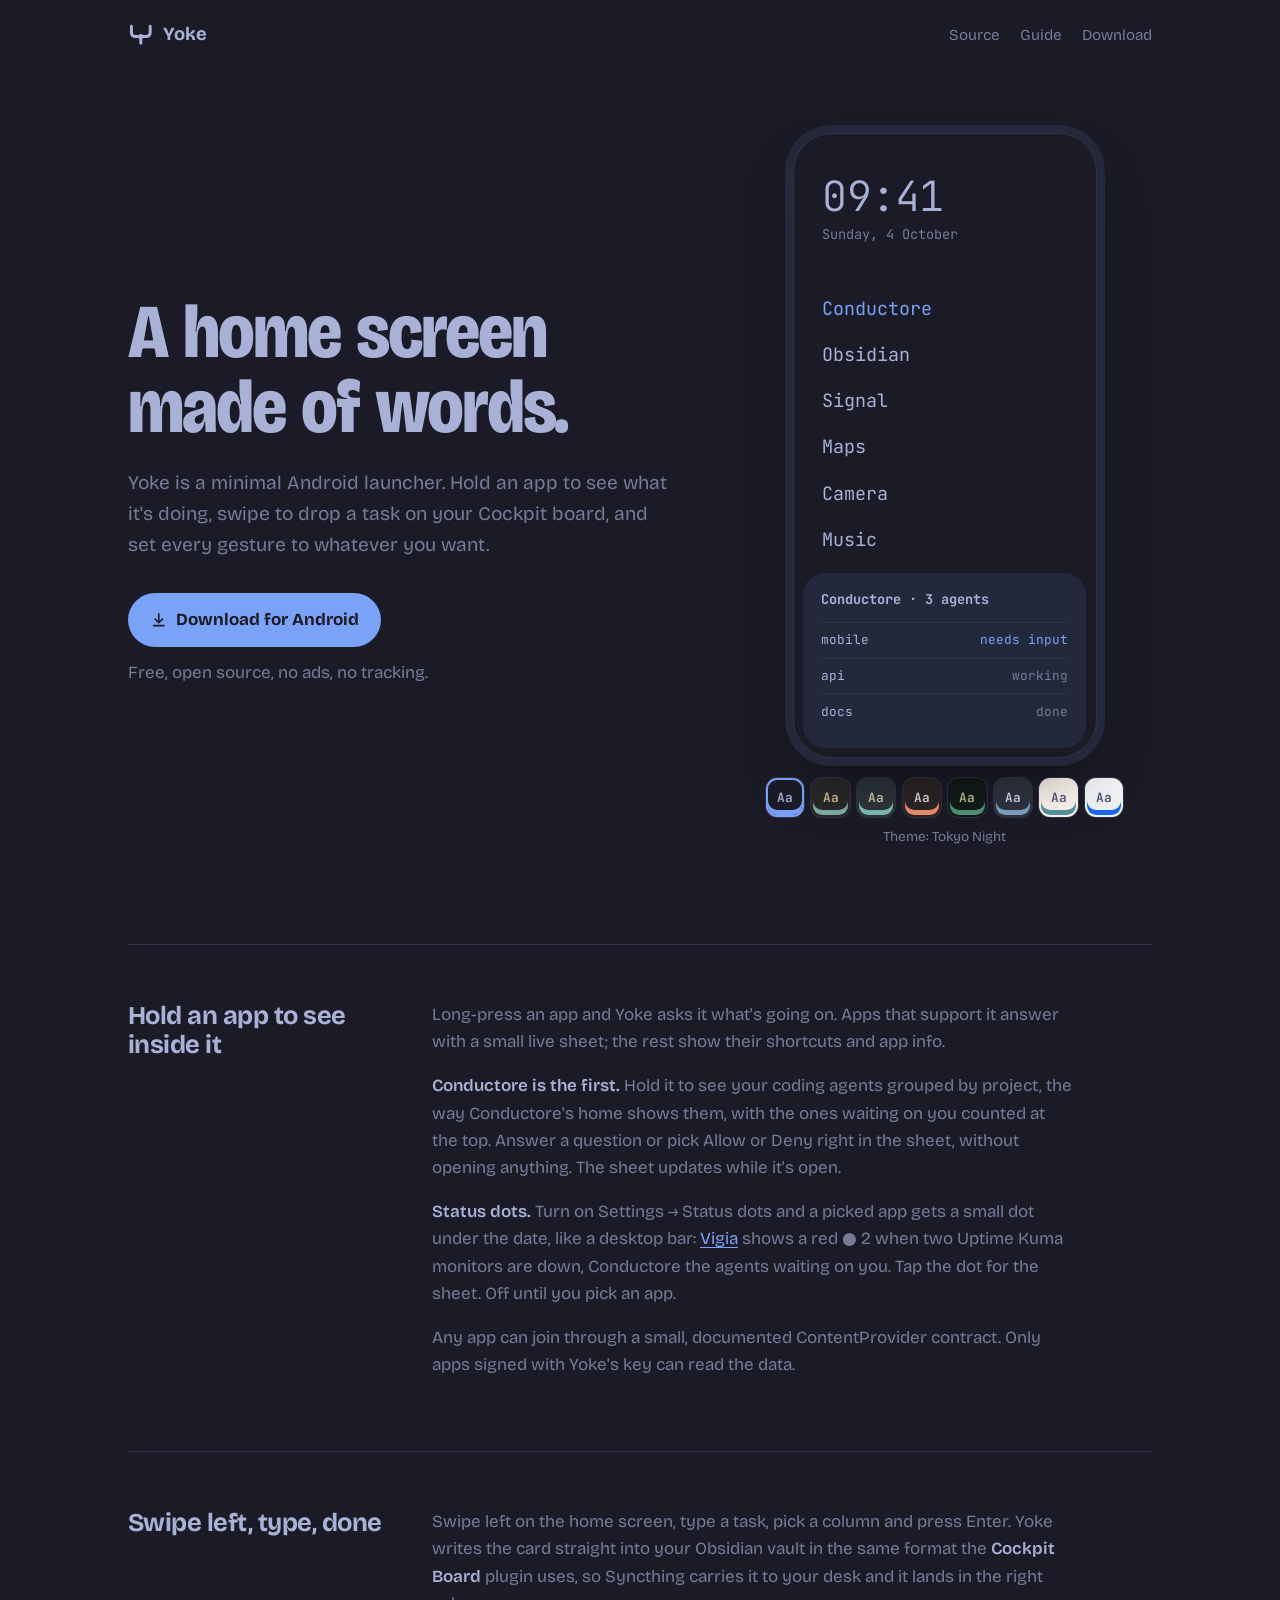
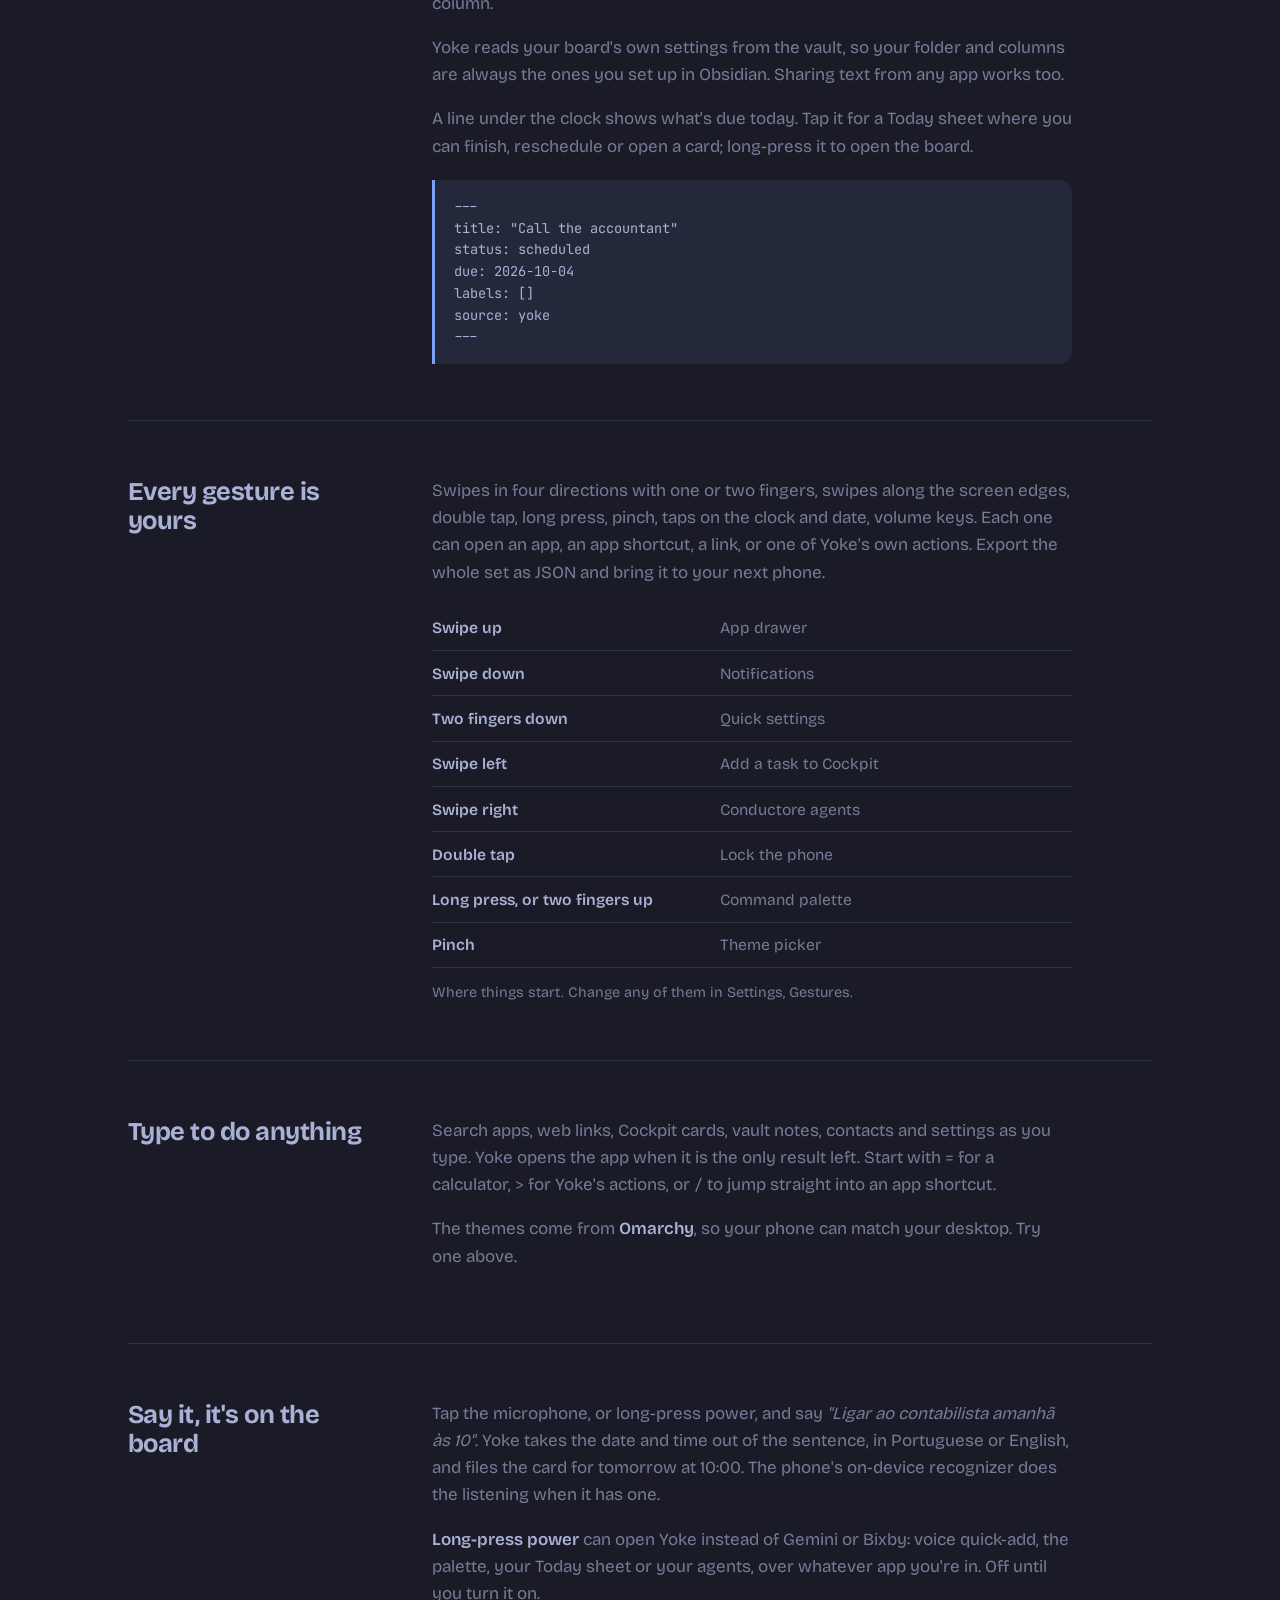
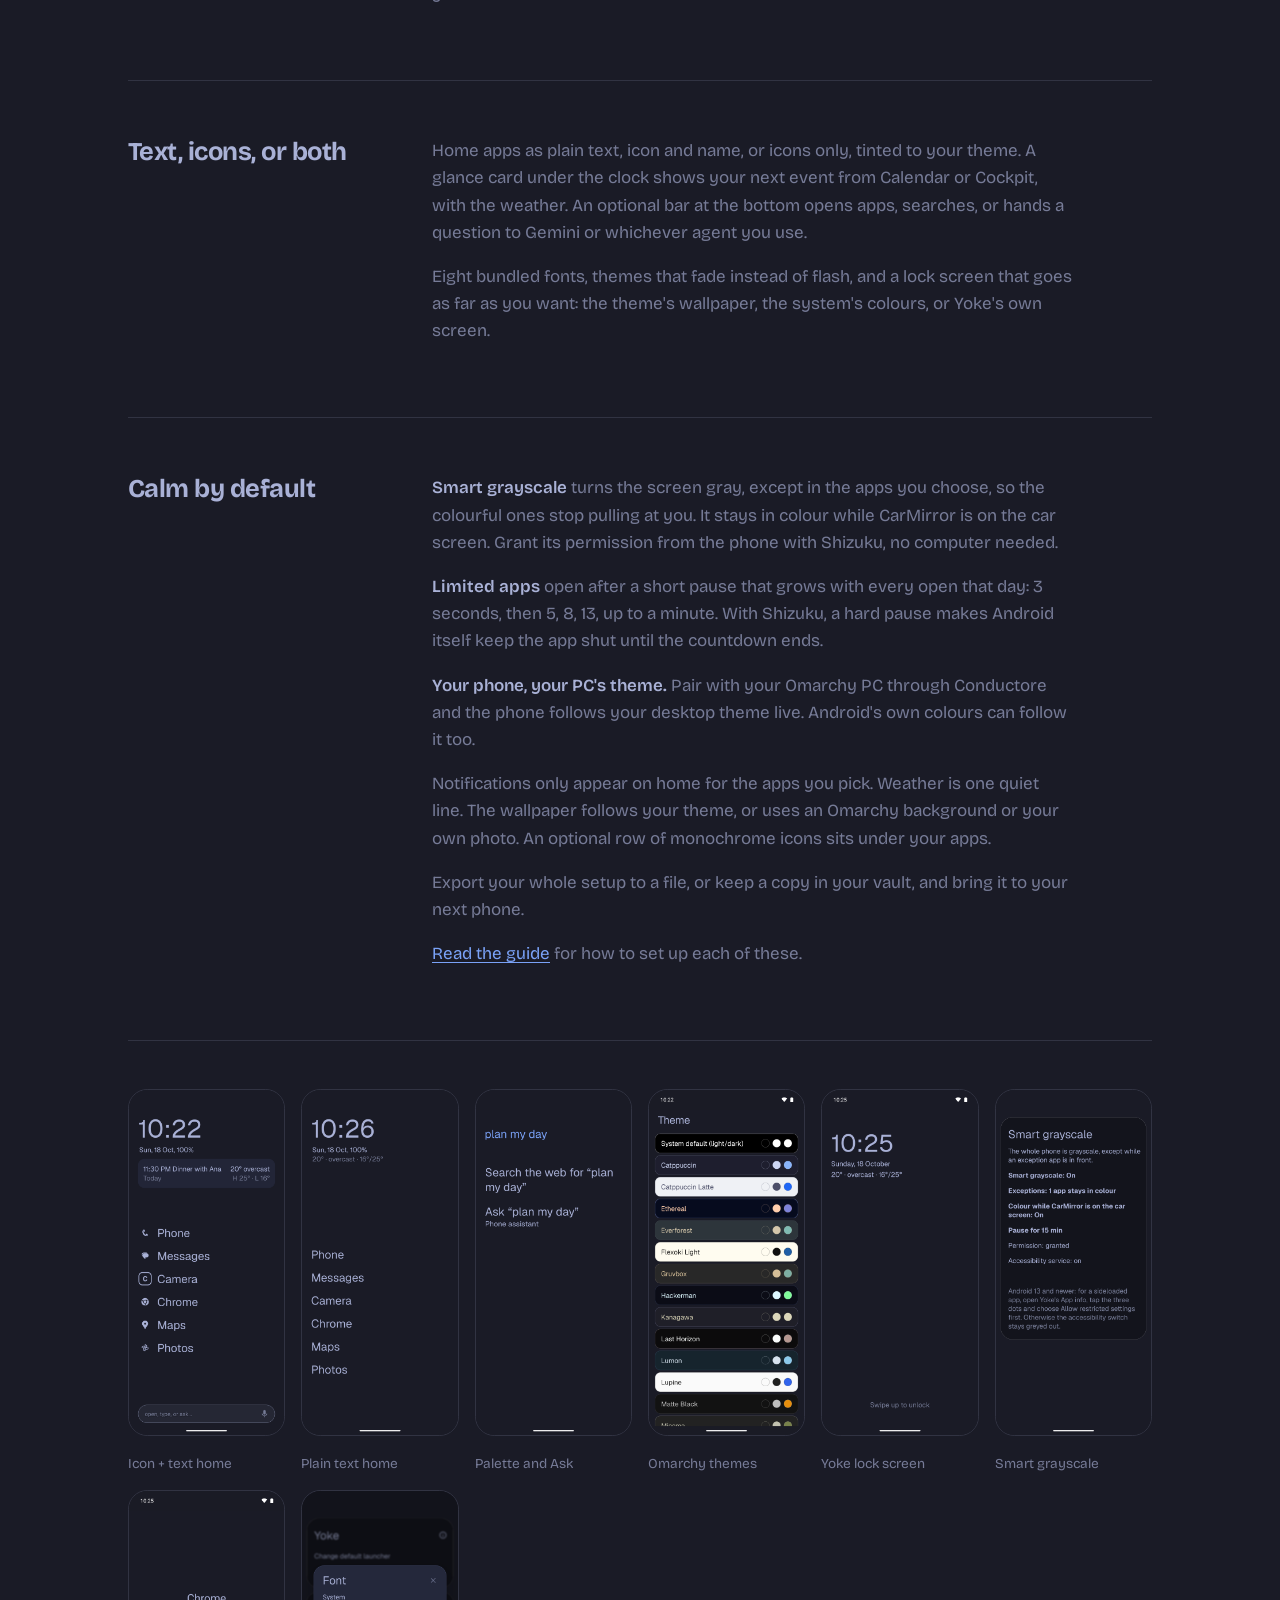
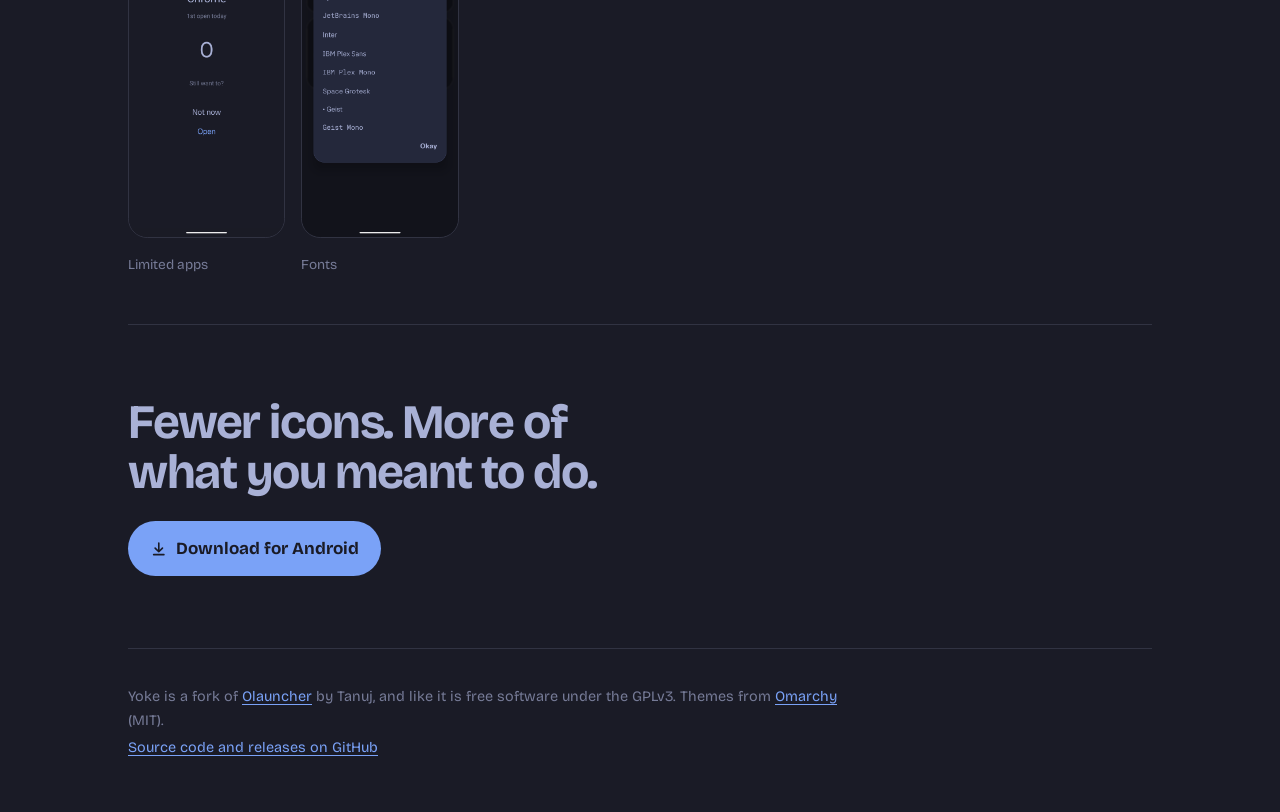
<file: site/index.html>
<!doctype html>
<html lang="en">
<head>
  <meta charset="utf-8">
  <meta name="viewport" content="width=device-width, initial-scale=1">
  <title>Yoke launcher</title>
  <meta name="description" content="Yoke is a minimal, text-only Android launcher. Hold an app to see what it is doing, add tasks to your Obsidian Cockpit board by voice or a swipe, keep the phone in grayscale, slow down the apps that pull at you, and match your Omarchy desktop.">
  <link rel="icon" href="icon.svg" type="image/svg+xml">
  <link rel="preconnect" href="https://fonts.googleapis.com">
  <link rel="preconnect" href="https://fonts.gstatic.com" crossorigin>
  <link href="https://fonts.googleapis.com/css2?family=Bricolage+Grotesque:opsz,wdth,wght@12..96,75..100,300..800&family=JetBrains+Mono:wght@300;400;600&display=swap" rel="stylesheet">
  <link rel="stylesheet" href="style.css?v=5">
</head>
<body>
  <div class="wrap">
    <header class="top">
      <a class="brand" href="/">
        <svg viewBox="0 0 32 32" aria-hidden="true"><use href="icon.svg#glyph"/></svg>
        Yoke
      </a>
      <nav>
        <a href="https://github.com/andreconde21/yoke-launcher">Source</a>
        <a href="/guide">Guide</a>
        <a href="/download">Download</a>
      </nav>
    </header>

    <main>
      <div class="hero">
        <div>
          <h1>A home screen made of words.</h1>
          <p class="lede">Yoke is a minimal Android launcher. Hold an app to see what it's doing, swipe to drop a task on your Cockpit board, and set every gesture to whatever you want.</p>
          <div class="actions">
            <a class="button" href="/download">
              <svg viewBox="0 0 24 24" fill="none" stroke="currentColor" stroke-width="2.2" stroke-linecap="round" stroke-linejoin="round" aria-hidden="true"><path d="M12 4v12m0 0-5-5m5 5 5-5M5 20h14"/></svg>
              Download for Android
            </a>
            <span class="quiet">Free, open source, no ads, no tracking.</span>
          </div>
        </div>

        <div class="stage">
          <div class="phone" aria-label="Yoke home screen, with the Conductore app held to show its agents">
            <div class="clock">09:41</div>
            <div class="date">Sunday, 4 October</div>
            <ul>
              <li id="held-app">Conductore</li>
              <li>Obsidian</li>
              <li>Signal</li>
              <li>Maps</li>
              <li>Camera</li>
              <li>Music</li>
            </ul>
            <div class="sheet" id="sheet" aria-hidden="true">
              <h3>Conductore · 3 agents</h3>
              <div class="agent urgent"><span>mobile</span><span>needs input</span></div>
              <div class="agent"><span>api</span><span>working</span></div>
              <div class="agent"><span>docs</span><span>done</span></div>
            </div>
          </div>
          <div class="picker">
            <div id="themes" role="group" aria-label="Omarchy theme"></div>
            <p>Theme: <span id="theme-name">Tokyo Night</span></p>
          </div>
        </div>
      </div>

      <section class="feature" id="hold">
        <h2>Hold an app to see inside it</h2>
        <div class="body">
          <p>Long-press an app and Yoke asks it what's going on. Apps that support it answer with a small live sheet; the rest show their shortcuts and app info.</p>
          <p><strong>Conductore is the first.</strong> Hold it to see your coding agents grouped by project, the way Conductore's home shows them, with the ones waiting on you counted at the top. Answer a question or pick Allow or Deny right in the sheet, without opening anything. The sheet updates while it's open.</p>
          <p><strong>Status dots.</strong> Turn on Settings → Status dots and a picked app gets a small dot under the date, like a desktop bar: <a href="https://vigia.andreconde.com">Vigia</a> shows a red ● 2 when two Uptime Kuma monitors are down, Conductore the agents waiting on you. Tap the dot for the sheet. Off until you pick an app.</p>
          <p>Any app can join through a small, documented ContentProvider contract. Only apps signed with Yoke's key can read the data.</p>
        </div>
      </section>

      <section class="feature" id="cockpit">
        <h2>Swipe left, type, done</h2>
        <div class="body">
          <p>Swipe left on the home screen, type a task, pick a column and press Enter. Yoke writes the card straight into your Obsidian vault in the same format the <strong>Cockpit Board</strong> plugin uses, so Syncthing carries it to your desk and it lands in the right column.</p>
          <p>Yoke reads your board's own settings from the vault, so your folder and columns are always the ones you set up in Obsidian. Sharing text from any app works too.</p>
          <p>A line under the clock shows what's due today. Tap it for a Today sheet where you can finish, reschedule or open a card; long-press it to open the board.</p>
          <div class="card-sample" aria-label="Example card file">---
title: "Call the accountant"
status: scheduled
due: 2026-10-04
labels: []
source: yoke
---</div>
        </div>
      </section>

      <section class="feature" id="gestures">
        <h2>Every gesture is yours</h2>
        <div class="body">
          <p>Swipes in four directions with one or two fingers, swipes along the screen edges, double tap, long press, pinch, taps on the clock and date, volume keys. Each one can open an app, an app shortcut, a link, or one of Yoke's own actions. Export the whole set as JSON and bring it to your next phone.</p>
          <table class="gestures">
            <caption>Where things start. Change any of them in Settings, Gestures.</caption>
            <tbody>
              <tr><th>Swipe up</th><td>App drawer</td></tr>
              <tr><th>Swipe down</th><td>Notifications</td></tr>
              <tr><th>Two fingers down</th><td>Quick settings</td></tr>
              <tr><th>Swipe left</th><td>Add a task to Cockpit</td></tr>
              <tr><th>Swipe right</th><td>Conductore agents</td></tr>
              <tr><th>Double tap</th><td>Lock the phone</td></tr>
              <tr><th>Long press, or two fingers up</th><td>Command palette</td></tr>
              <tr><th>Pinch</th><td>Theme picker</td></tr>
            </tbody>
          </table>
        </div>
      </section>

      <section class="feature" id="palette">
        <h2>Type to do anything</h2>
        <div class="body">
          <p>Search apps, web links, Cockpit cards, vault notes, contacts and settings as you type. Yoke opens the app when it is the only result left. Start with <code>=</code> for a calculator, <code>&gt;</code> for Yoke's actions, or <code>/</code> to jump straight into an app shortcut.</p>
          <p>The themes come from <strong>Omarchy</strong>, so your phone can match your desktop. Try one above.</p>
        </div>
      </section>

      <section class="feature" id="voice">
        <h2>Say it, it's on the board</h2>
        <div class="body">
          <p>Tap the microphone, or long-press power, and say <em>"Ligar ao contabilista amanhã às 10"</em>. Yoke takes the date and time out of the sentence, in Portuguese or English, and files the card for tomorrow at 10:00. The phone's on-device recognizer does the listening when it has one.</p>
          <p><strong>Long-press power</strong> can open Yoke instead of Gemini or Bixby: voice quick-add, the palette, your Today sheet or your agents, over whatever app you're in. Off until you turn it on.</p>
        </div>
      </section>

      <section class="feature" id="look">
        <h2>Text, icons, or both</h2>
        <div class="body">
          <p>Home apps as plain text, icon and name, or icons only, tinted to your theme. A glance card under the clock shows your next event from Calendar or Cockpit, with the weather. An optional bar at the bottom opens apps, searches, or hands a question to Gemini or whichever agent you use.</p>
          <p>Eight bundled fonts, themes that fade instead of flash, and a lock screen that goes as far as you want: the theme's wallpaper, the system's colours, or Yoke's own screen.</p>
        </div>
      </section>

      <section class="feature" id="calm">
        <h2>Calm by default</h2>
        <div class="body">
          <p><strong>Smart grayscale</strong> turns the screen gray, except in the apps you choose, so the colourful ones stop pulling at you. It stays in colour while CarMirror is on the car screen. Grant its permission from the phone with Shizuku, no computer needed.</p>
          <p><strong>Limited apps</strong> open after a short pause that grows with every open that day: 3 seconds, then 5, 8, 13, up to a minute. With Shizuku, a hard pause makes Android itself keep the app shut until the countdown ends.</p>
          <p><strong>Your phone, your PC's theme.</strong> Pair with your Omarchy PC through Conductore and the phone follows your desktop theme live. Android's own colours can follow it too.</p>
          <p>Notifications only appear on home for the apps you pick. Weather is one quiet line. The wallpaper follows your theme, or uses an Omarchy background or your own photo. An optional row of monochrome icons sits under your apps.</p>
          <p>Export your whole setup to a file, or keep a copy in your vault, and bring it to your next phone.</p>
          <p><a href="/guide">Read the guide</a> for how to set up each of these.</p>
        </div>
      </section>

      <section class="gallery" aria-label="Screenshots">
        <figure><img src="shots/home.png" alt="Home with icons, glance card and bottom bar" width="1080" height="2400" loading="lazy"><figcaption>Icon + text home</figcaption></figure>
        <figure><img src="shots/home-text.png" alt="Home in the plain text style" width="1080" height="2400" loading="lazy"><figcaption>Plain text home</figcaption></figure>
        <figure><img src="shots/palette.png" alt="The palette offering Ask" width="1080" height="2400" loading="lazy"><figcaption>Palette and Ask</figcaption></figure>
        <figure><img src="shots/themes.png" alt="The theme picker" width="1080" height="2400" loading="lazy"><figcaption>Omarchy themes</figcaption></figure>
        <figure><img src="shots/lock.png" alt="The Yoke lock screen" width="1080" height="2400" loading="lazy"><figcaption>Yoke lock screen</figcaption></figure>
        <figure><img src="shots/grayscale.png" alt="Smart grayscale" width="1080" height="2400" loading="lazy"><figcaption>Smart grayscale</figcaption></figure>
        <figure><img src="shots/pause.png" alt="The pause before a limited app" width="1080" height="2400" loading="lazy"><figcaption>Limited apps</figcaption></figure>
        <figure><img src="shots/fonts.png" alt="The font picker" width="1080" height="2400" loading="lazy"><figcaption>Fonts</figcaption></figure>
      </section>

      <section class="closing">
        <h2>Fewer icons. More of what you meant to do.</h2>
        <a class="button" href="/download">
          <svg viewBox="0 0 24 24" fill="none" stroke="currentColor" stroke-width="2.2" stroke-linecap="round" stroke-linejoin="round" aria-hidden="true"><path d="M12 4v12m0 0-5-5m5 5 5-5M5 20h14"/></svg>
          Download for Android
        </a>
      </section>
    </main>

    <footer>
      <p>Yoke is a fork of <a href="https://github.com/tanujnotes/Olauncher">Olauncher</a> by Tanuj, and like it is free software under the GPLv3. Themes from <a href="https://github.com/basecamp/omarchy">Omarchy</a> (MIT).</p>
      <p><a href="https://github.com/andreconde21/yoke-launcher">Source code and releases on GitHub</a></p>
    </footer>
  </div>

  <script src="themes.js"></script>
  <script>
    // One moment on load: the Conductore label is held and its sheet rises.
    (function () {
      var app = document.getElementById("held-app");
      var sheet = document.getElementById("sheet");
      function hold() { app.classList.add("held"); sheet.classList.add("open"); }
      function release() { app.classList.remove("held"); sheet.classList.remove("open"); }
      var still = window.matchMedia("(prefers-reduced-motion: reduce)").matches;
      if (still) hold(); else setTimeout(hold, 1400);
      app.addEventListener("pointerdown", function () { sheet.classList.contains("open") ? release() : hold(); });
    })();
  </script>
</body>
</html>
</file>
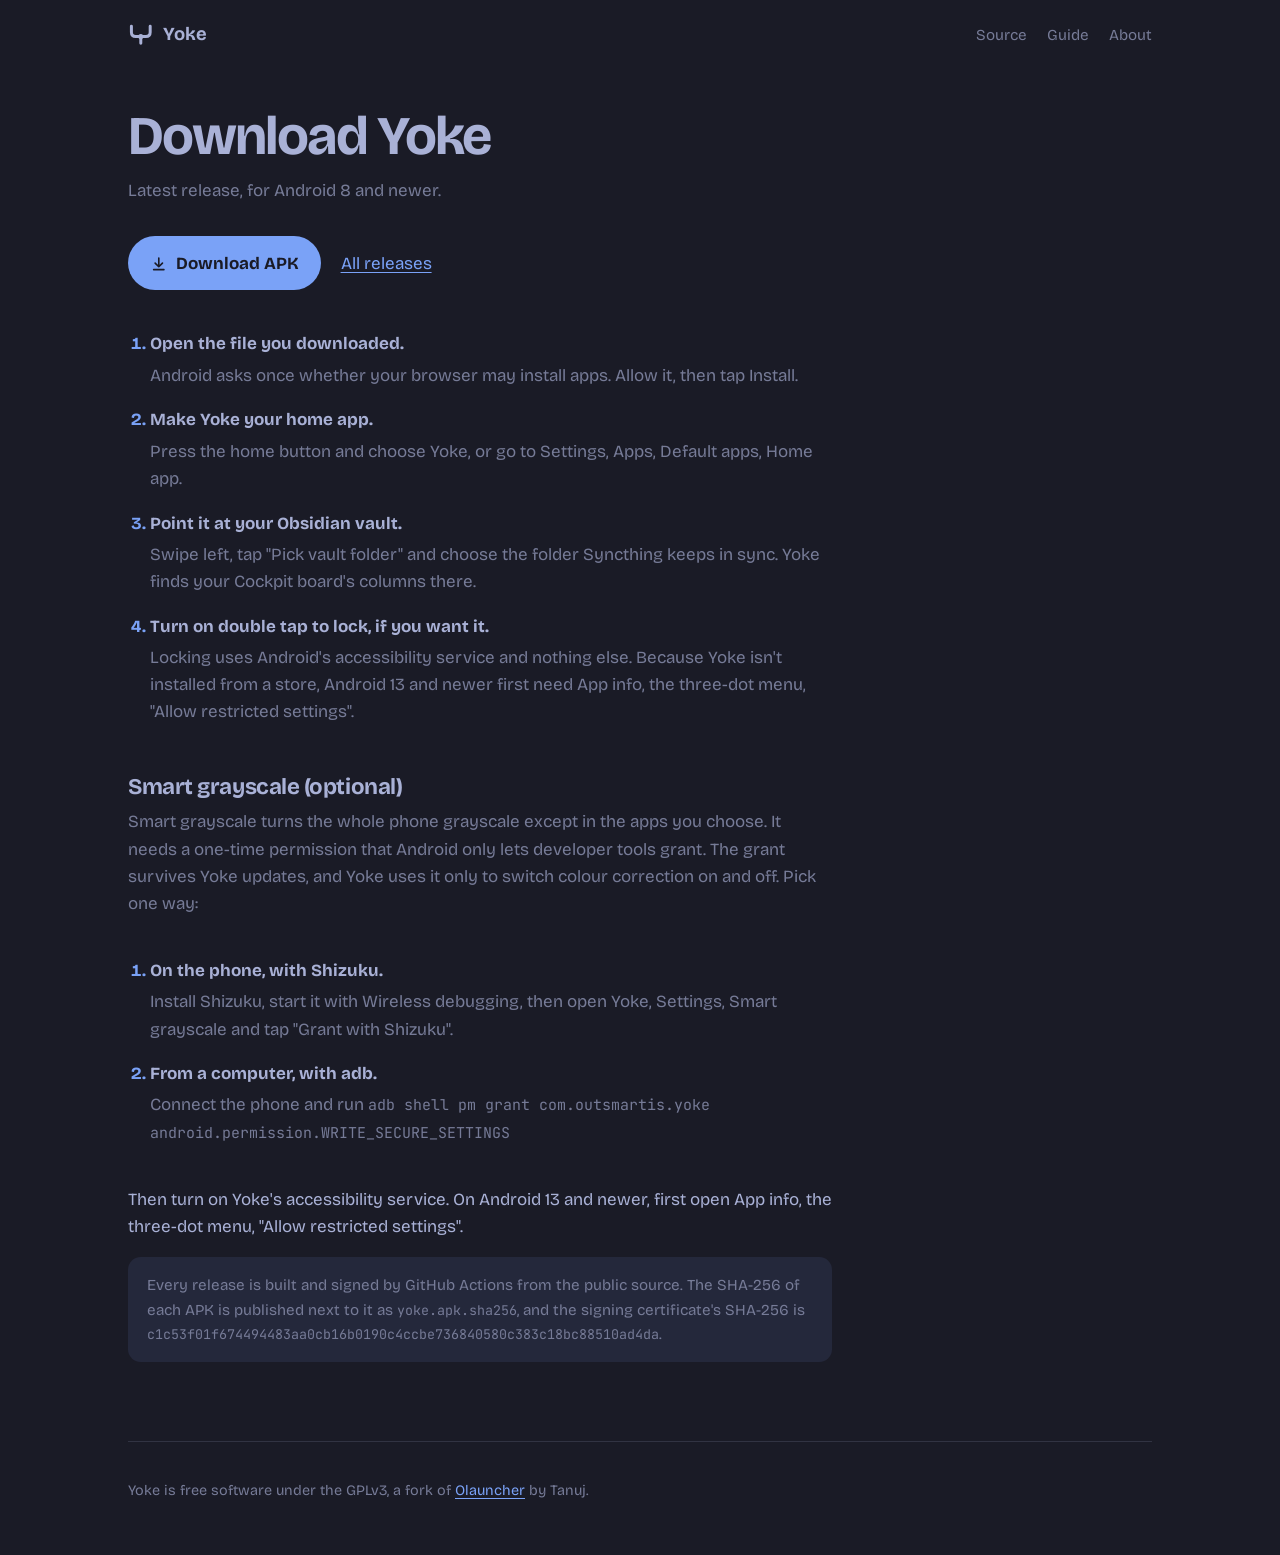
<file: site/download.html>
<!doctype html>
<html lang="en">
<head>
  <meta charset="utf-8">
  <meta name="viewport" content="width=device-width, initial-scale=1">
  <title>Download Yoke</title>
  <meta name="description" content="Download the latest Yoke APK for Android and set it as your home app.">
  <link rel="icon" href="icon.svg" type="image/svg+xml">
  <link rel="preconnect" href="https://fonts.googleapis.com">
  <link rel="preconnect" href="https://fonts.gstatic.com" crossorigin>
  <link href="https://fonts.googleapis.com/css2?family=Bricolage+Grotesque:opsz,wdth,wght@12..96,75..100,300..800&family=JetBrains+Mono:wght@300;400;600&display=swap" rel="stylesheet">
  <link rel="stylesheet" href="style.css?v=5">
</head>
<body>
  <div class="wrap">
    <header class="top">
      <a class="brand" href="/">
        <svg viewBox="0 0 32 32" aria-hidden="true"><use href="icon.svg#glyph"/></svg>
        Yoke
      </a>
      <nav>
        <a href="https://github.com/andreconde21/yoke-launcher">Source</a>
        <a href="/guide">Guide</a>
        <a href="/">About</a>
      </nav>
    </header>

    <main class="download">
      <h1>Download Yoke</h1>
      <p class="meta" id="release">Latest release, for Android 8 and newer.</p>
      <div class="actions">
        <a class="button" href="https://github.com/andreconde21/yoke-launcher/releases/latest/download/yoke.apk">
          <svg viewBox="0 0 24 24" fill="none" stroke="currentColor" stroke-width="2.2" stroke-linecap="round" stroke-linejoin="round" aria-hidden="true"><path d="M12 4v12m0 0-5-5m5 5 5-5M5 20h14"/></svg>
          Download APK
        </a>
        <a href="https://github.com/andreconde21/yoke-launcher/releases">All releases</a>
      </div>

      <ol>
        <li><strong>Open the file you downloaded.</strong>
          <p>Android asks once whether your browser may install apps. Allow it, then tap Install.</p></li>
        <li><strong>Make Yoke your home app.</strong>
          <p>Press the home button and choose Yoke, or go to Settings, Apps, Default apps, Home app.</p></li>
        <li><strong>Point it at your Obsidian vault.</strong>
          <p>Swipe left, tap "Pick vault folder" and choose the folder Syncthing keeps in sync. Yoke finds your Cockpit board's columns there.</p></li>
        <li><strong>Turn on double tap to lock, if you want it.</strong>
          <p>Locking uses Android's accessibility service and nothing else. Because Yoke isn't installed from a store, Android 13 and newer first need App info, the three-dot menu, "Allow restricted settings".</p></li>
      </ol>

      <h2>Smart grayscale (optional)</h2>
      <p>Smart grayscale turns the whole phone grayscale except in the apps you choose. It needs a one-time permission that Android only lets developer tools grant. The grant survives Yoke updates, and Yoke uses it only to switch colour correction on and off. Pick one way:</p>
      <ol>
        <li><strong>On the phone, with Shizuku.</strong>
          <p>Install Shizuku, start it with Wireless debugging, then open Yoke, Settings, Smart grayscale and tap "Grant with Shizuku".</p></li>
        <li><strong>From a computer, with adb.</strong>
          <p>Connect the phone and run <code>adb shell pm grant com.outsmartis.yoke android.permission.WRITE_SECURE_SETTINGS</code></p></li>
      </ol>
      <p>Then turn on Yoke's accessibility service. On Android 13 and newer, first open App info, the three-dot menu, "Allow restricted settings".</p>

      <p class="note">Every release is built and signed by GitHub Actions from the public source. The SHA-256 of each APK is published next to it as <code>yoke.apk.sha256</code>, and the signing certificate's SHA-256 is <code>c1c53f01f674494483aa0cb16b0190c4ccbe736840580c383c18bc88510ad4da</code>.</p>
    </main>

    <footer>
      <p>Yoke is free software under the GPLv3, a fork of <a href="https://github.com/tanujnotes/Olauncher">Olauncher</a> by Tanuj.</p>
    </footer>
  </div>

  <script src="themes.js"></script>
  <script>
    // Name the version on the button's page; the link works without this.
    fetch("https://api.github.com/repos/andreconde21/yoke-launcher/releases/latest")
      .then(function (r) { return r.ok ? r.json() : null; })
      .then(function (rel) {
        if (!rel || !rel.tag_name) return;
        var date = new Date(rel.published_at).toLocaleDateString(undefined, { day: "numeric", month: "long", year: "numeric" });
        document.getElementById("release").textContent =
          "Version " + rel.tag_name.replace(/^v/, "") + ", released " + date + ". For Android 8 and newer.";
      })
      .catch(function () {});
  </script>
</body>
</html>
</file>
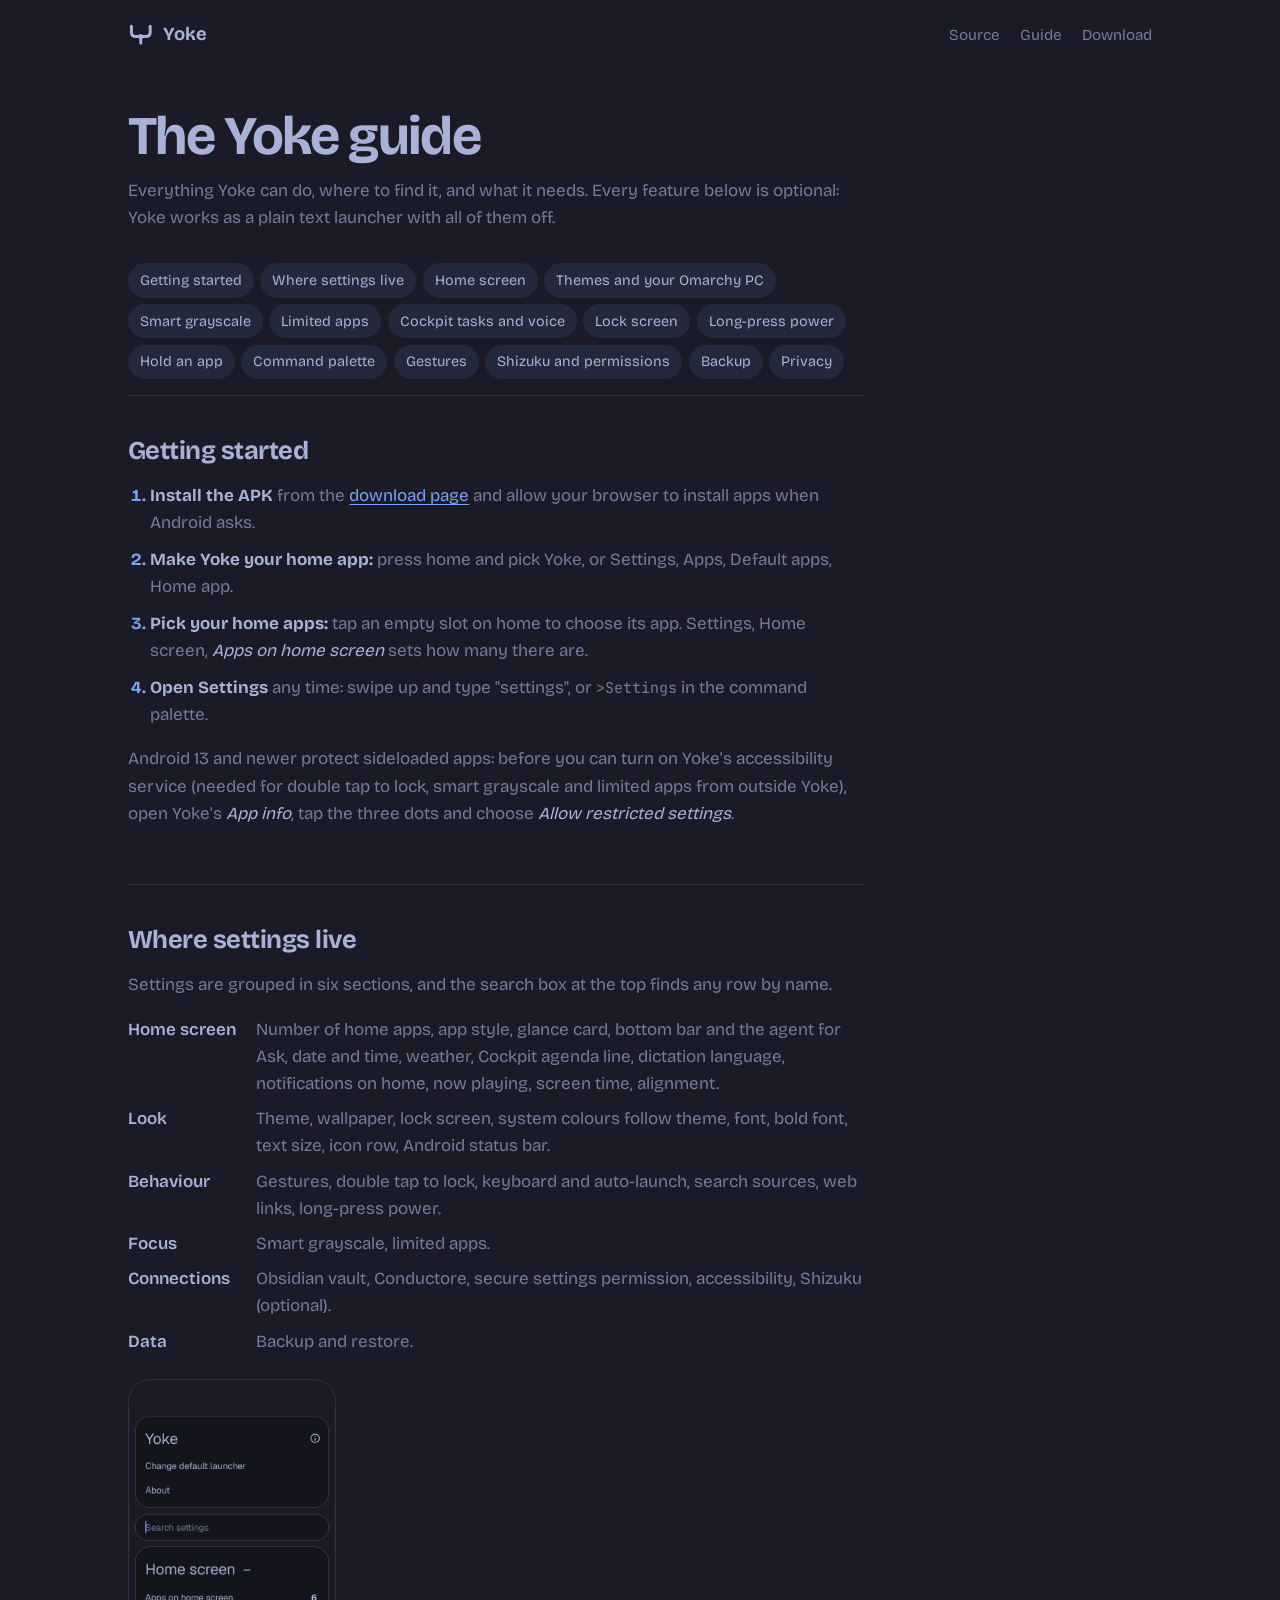
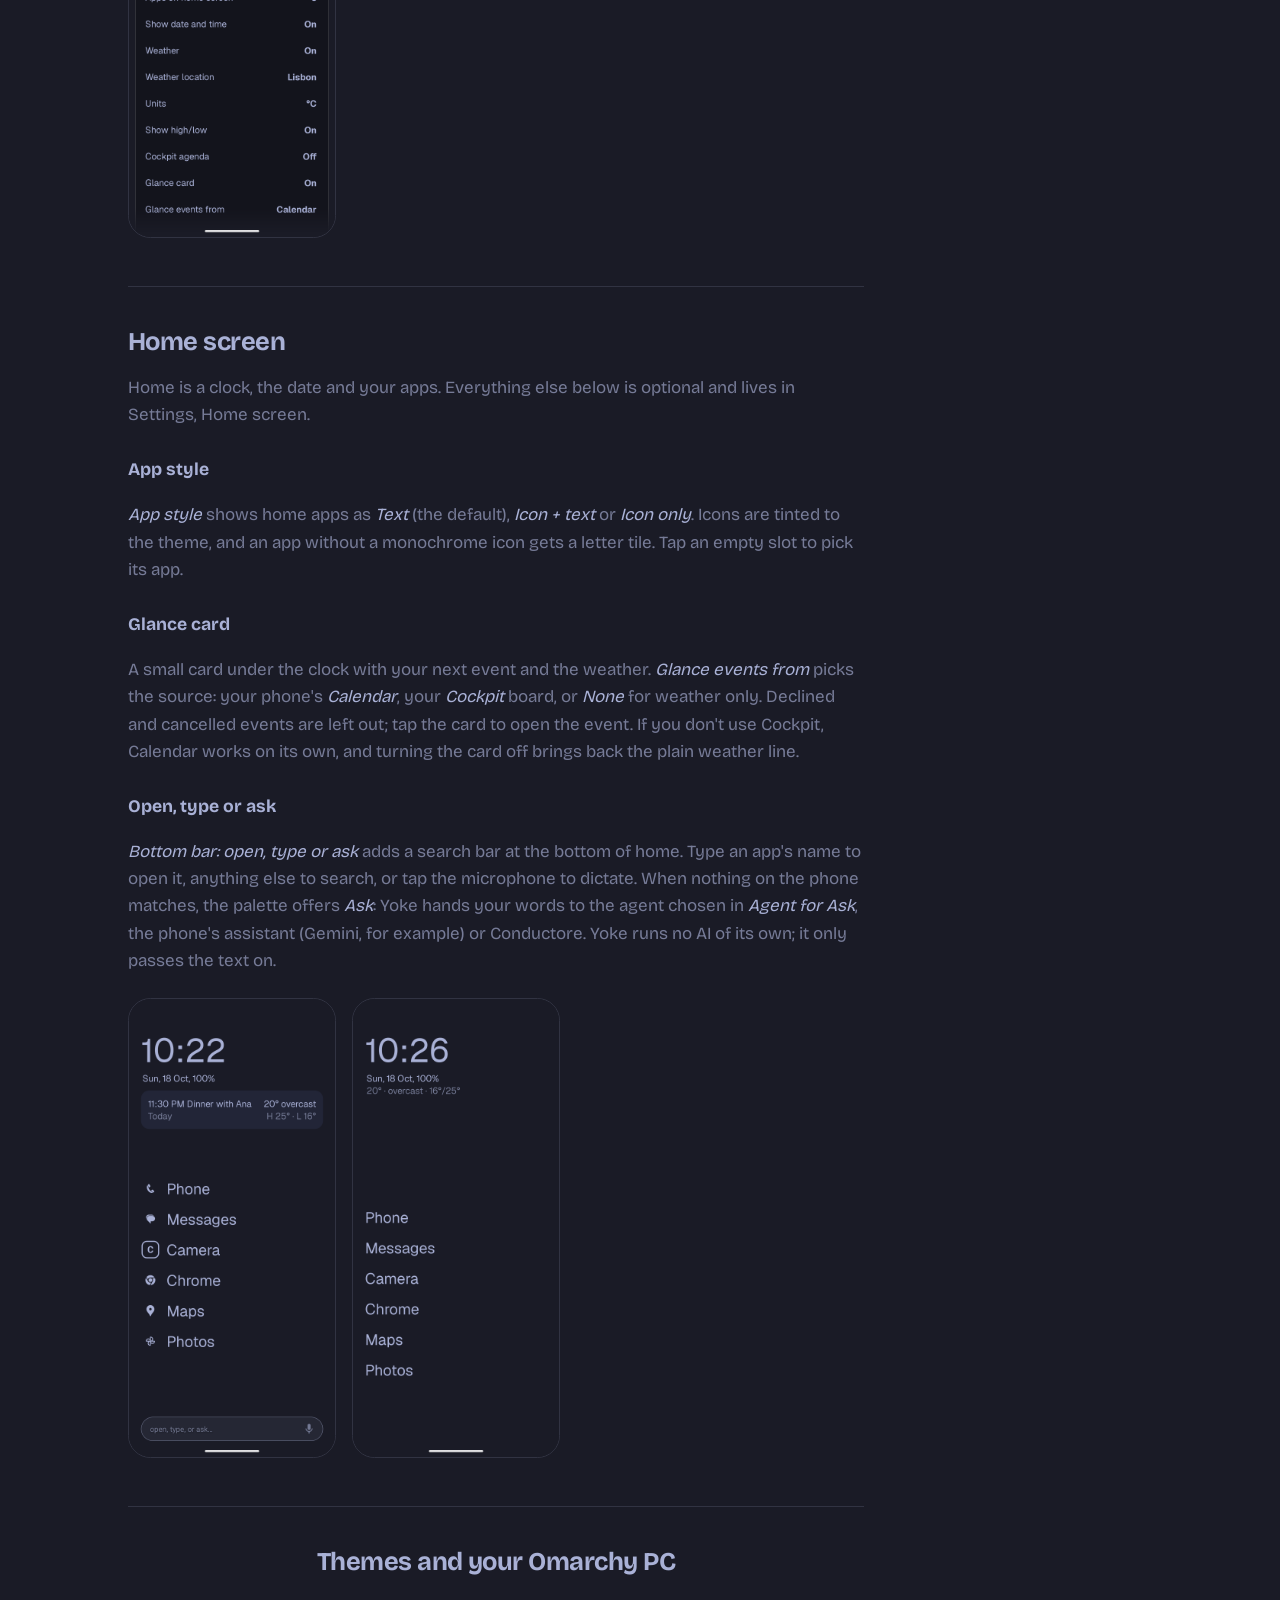
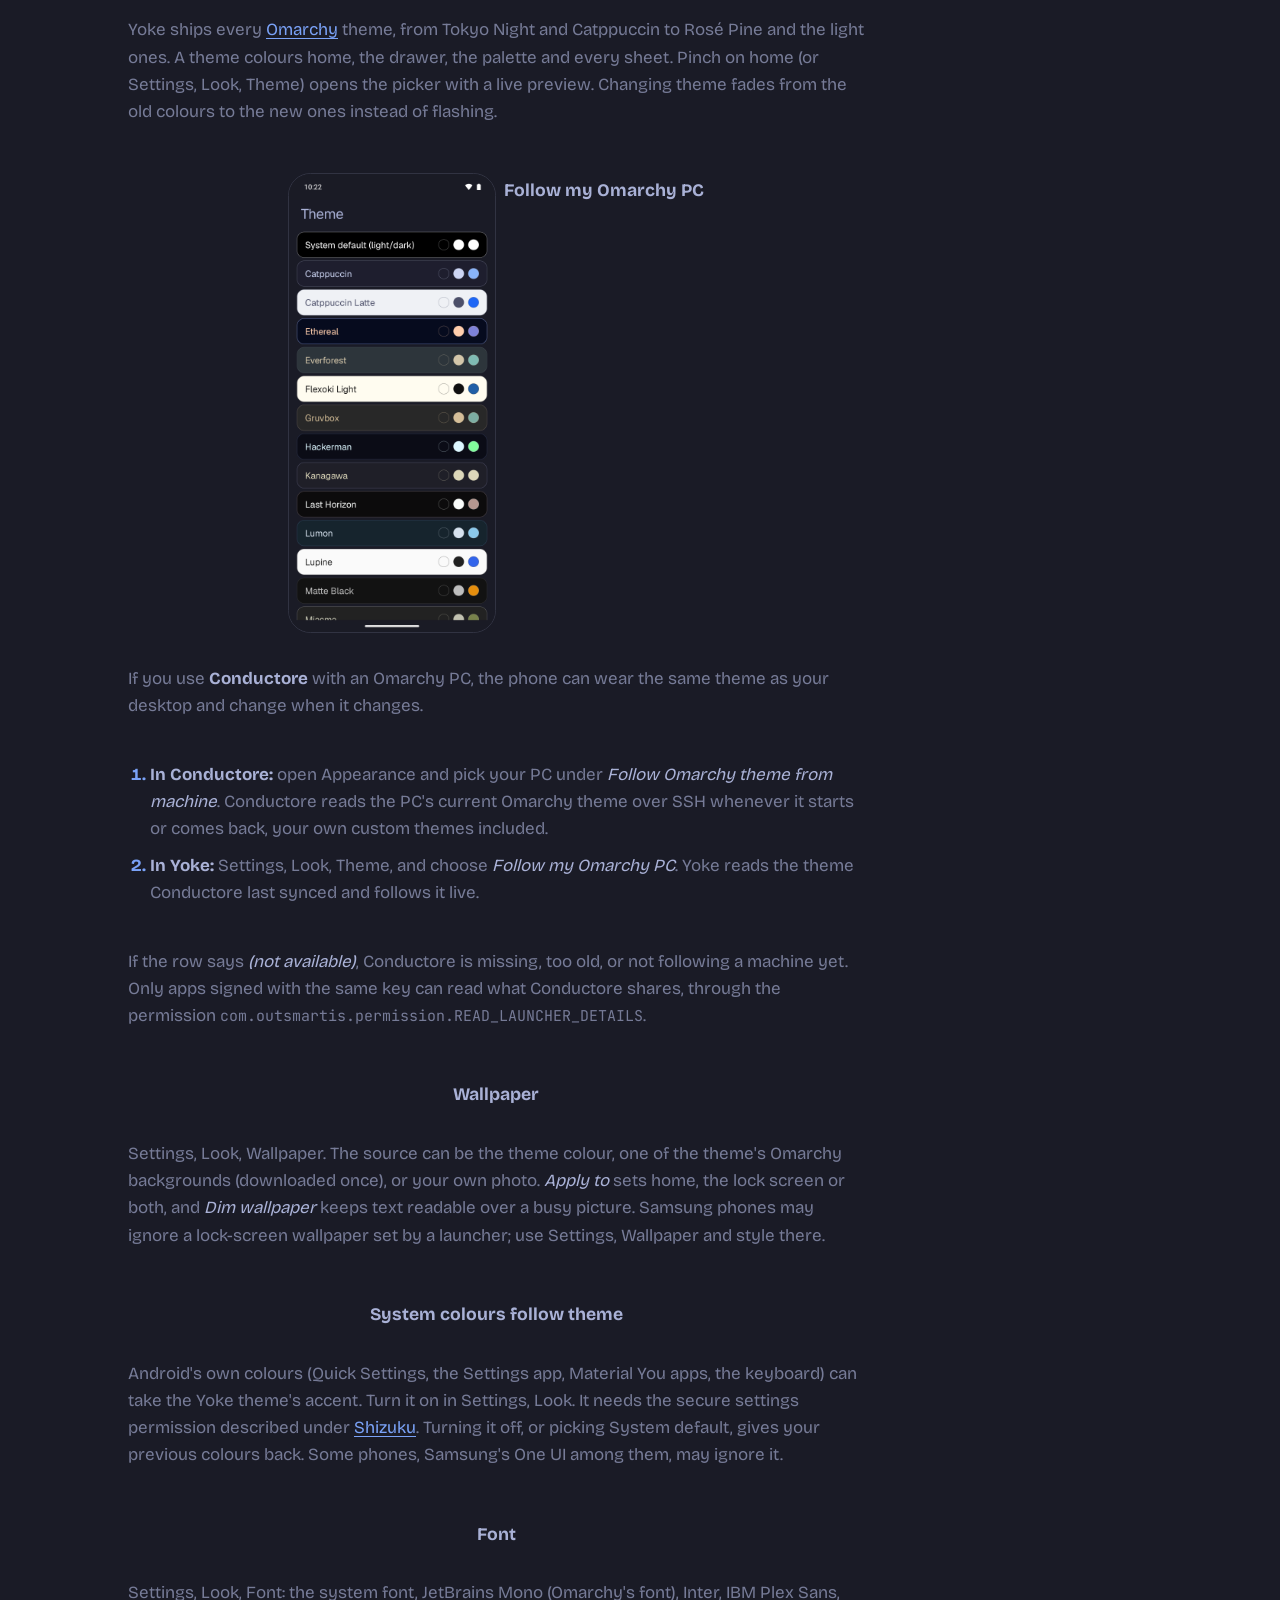
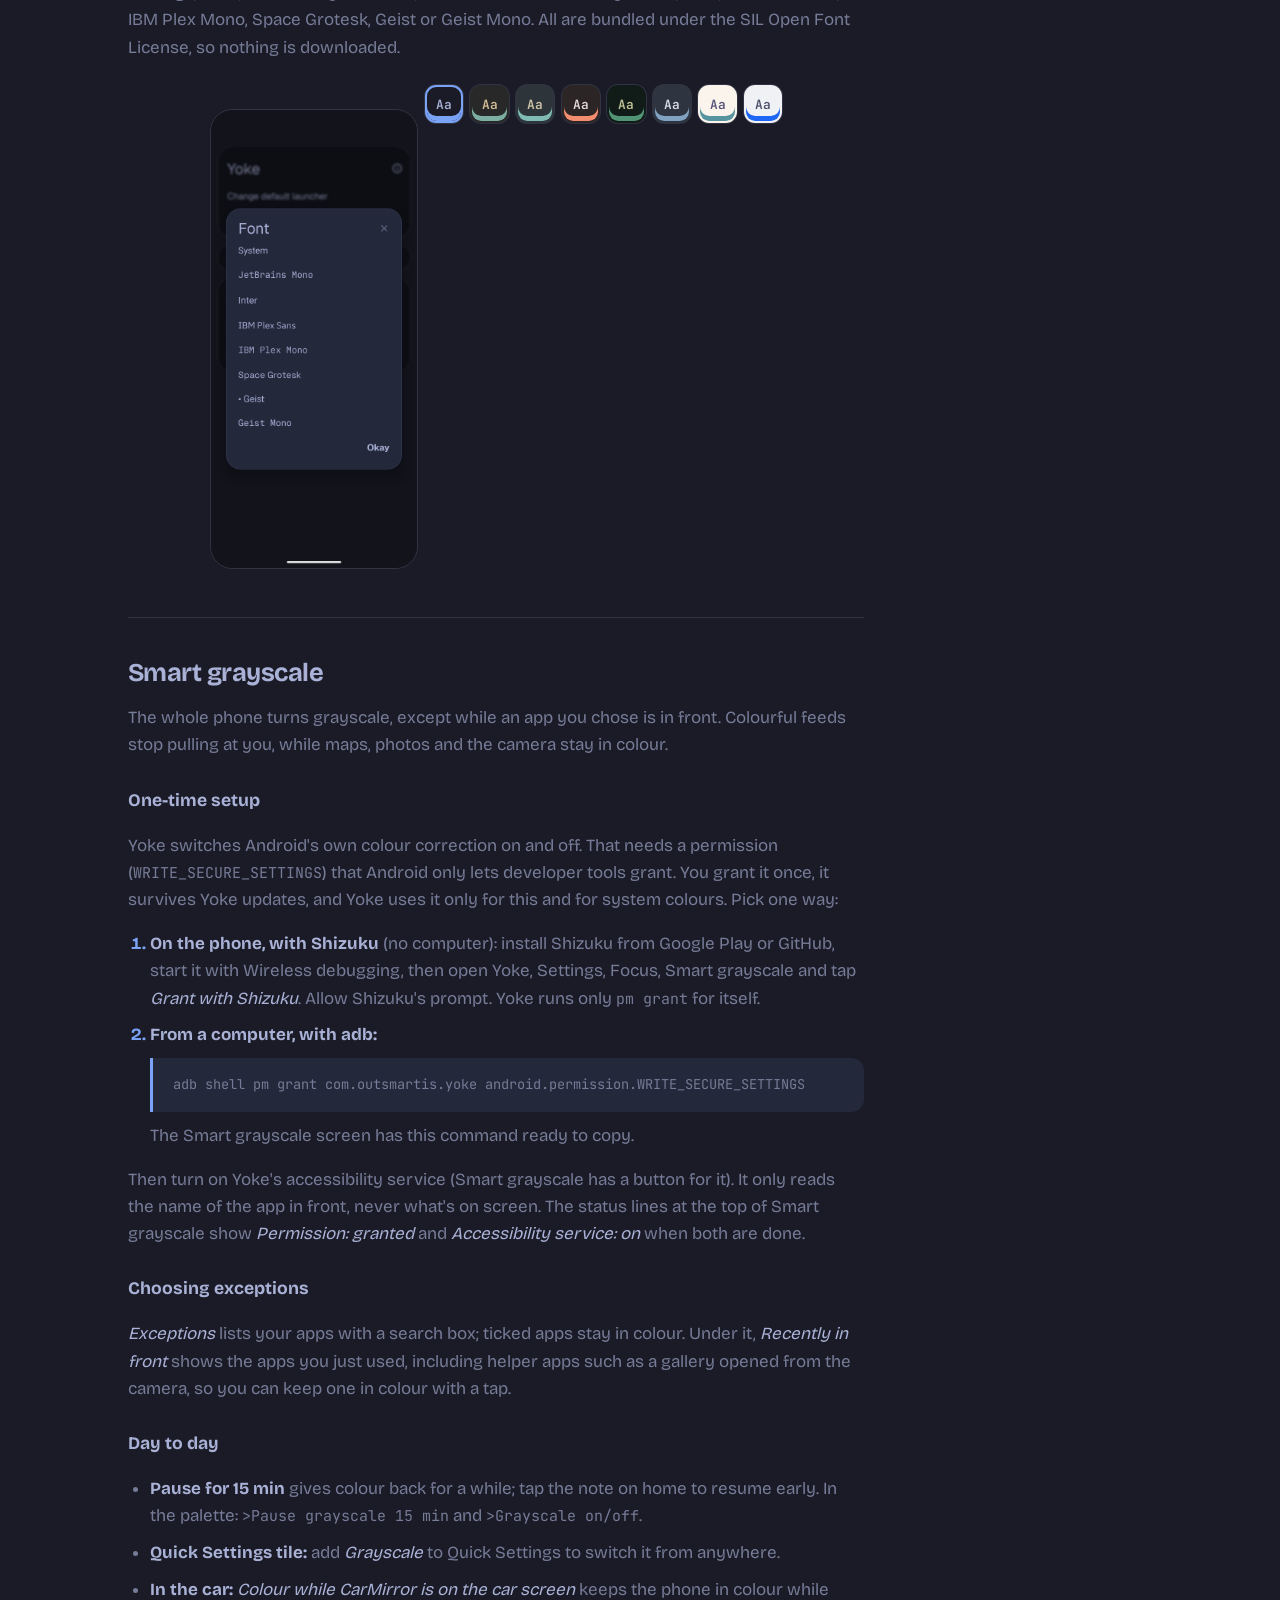
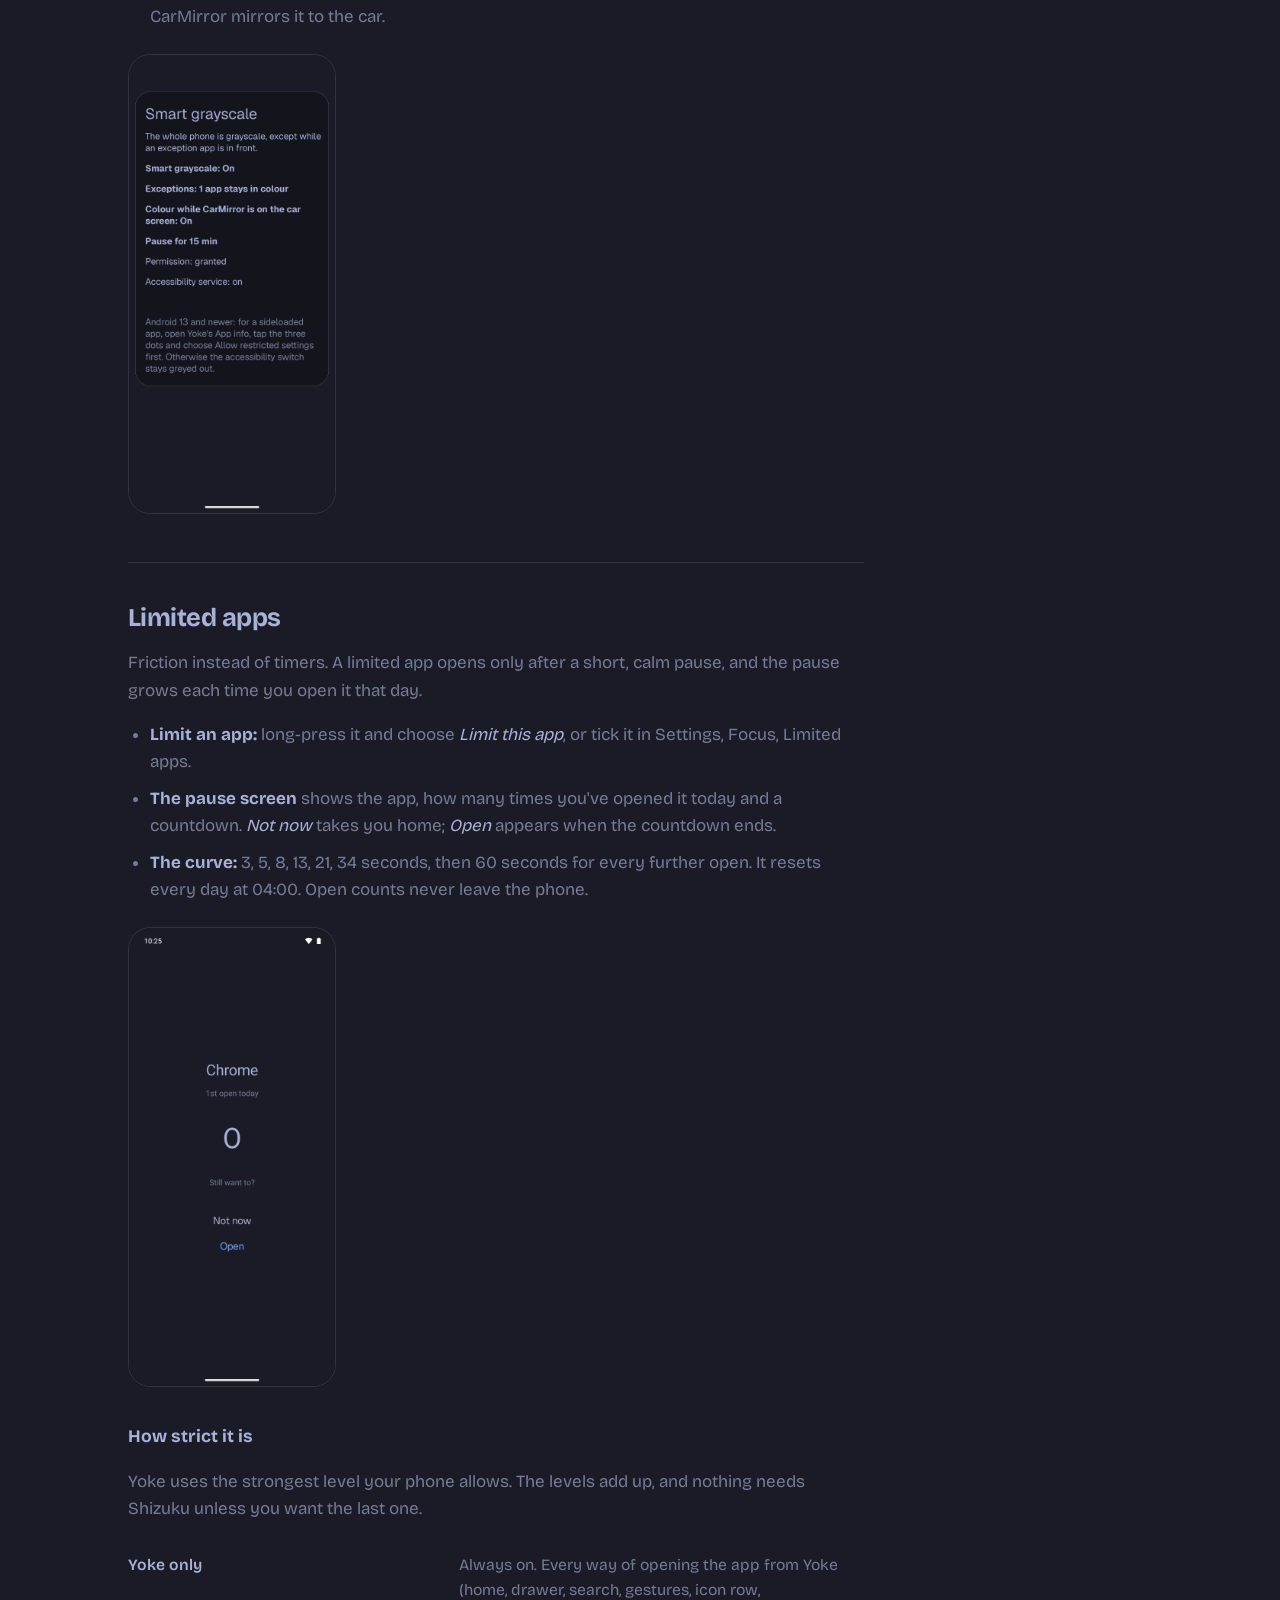
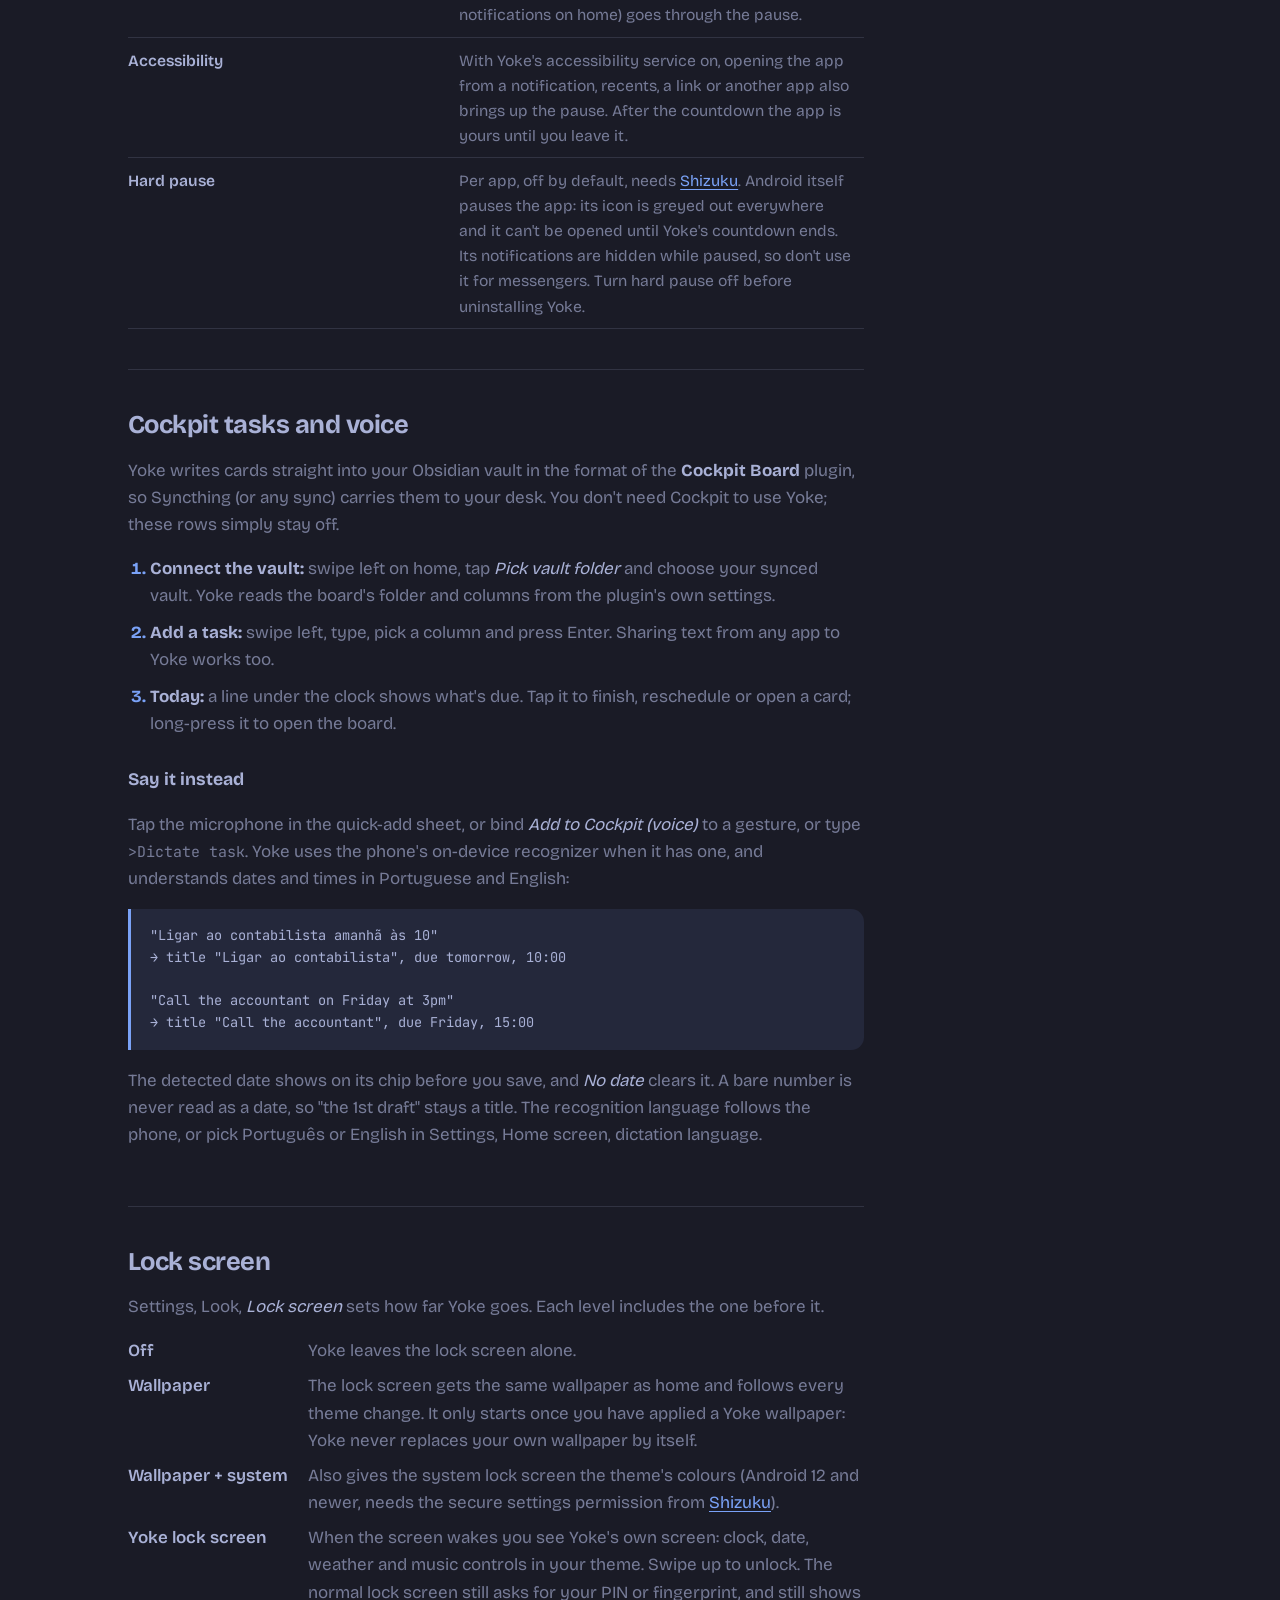
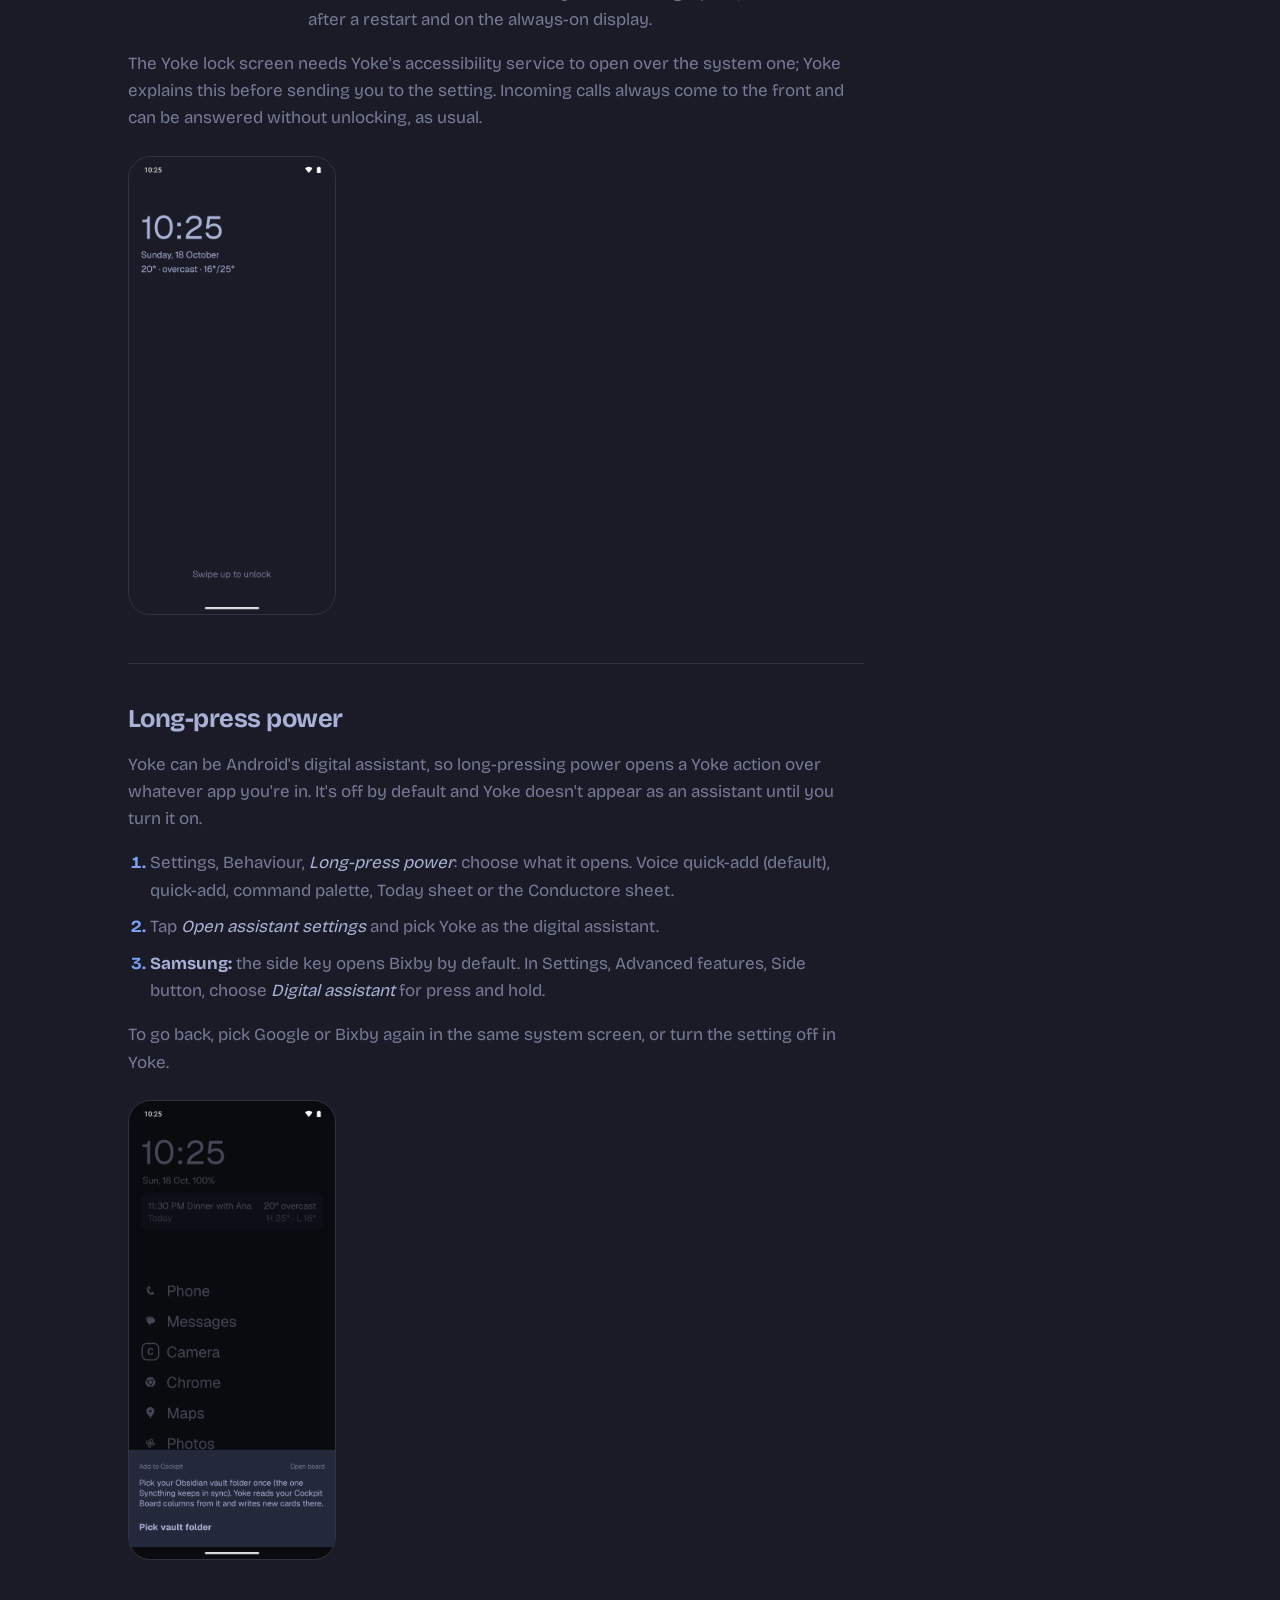
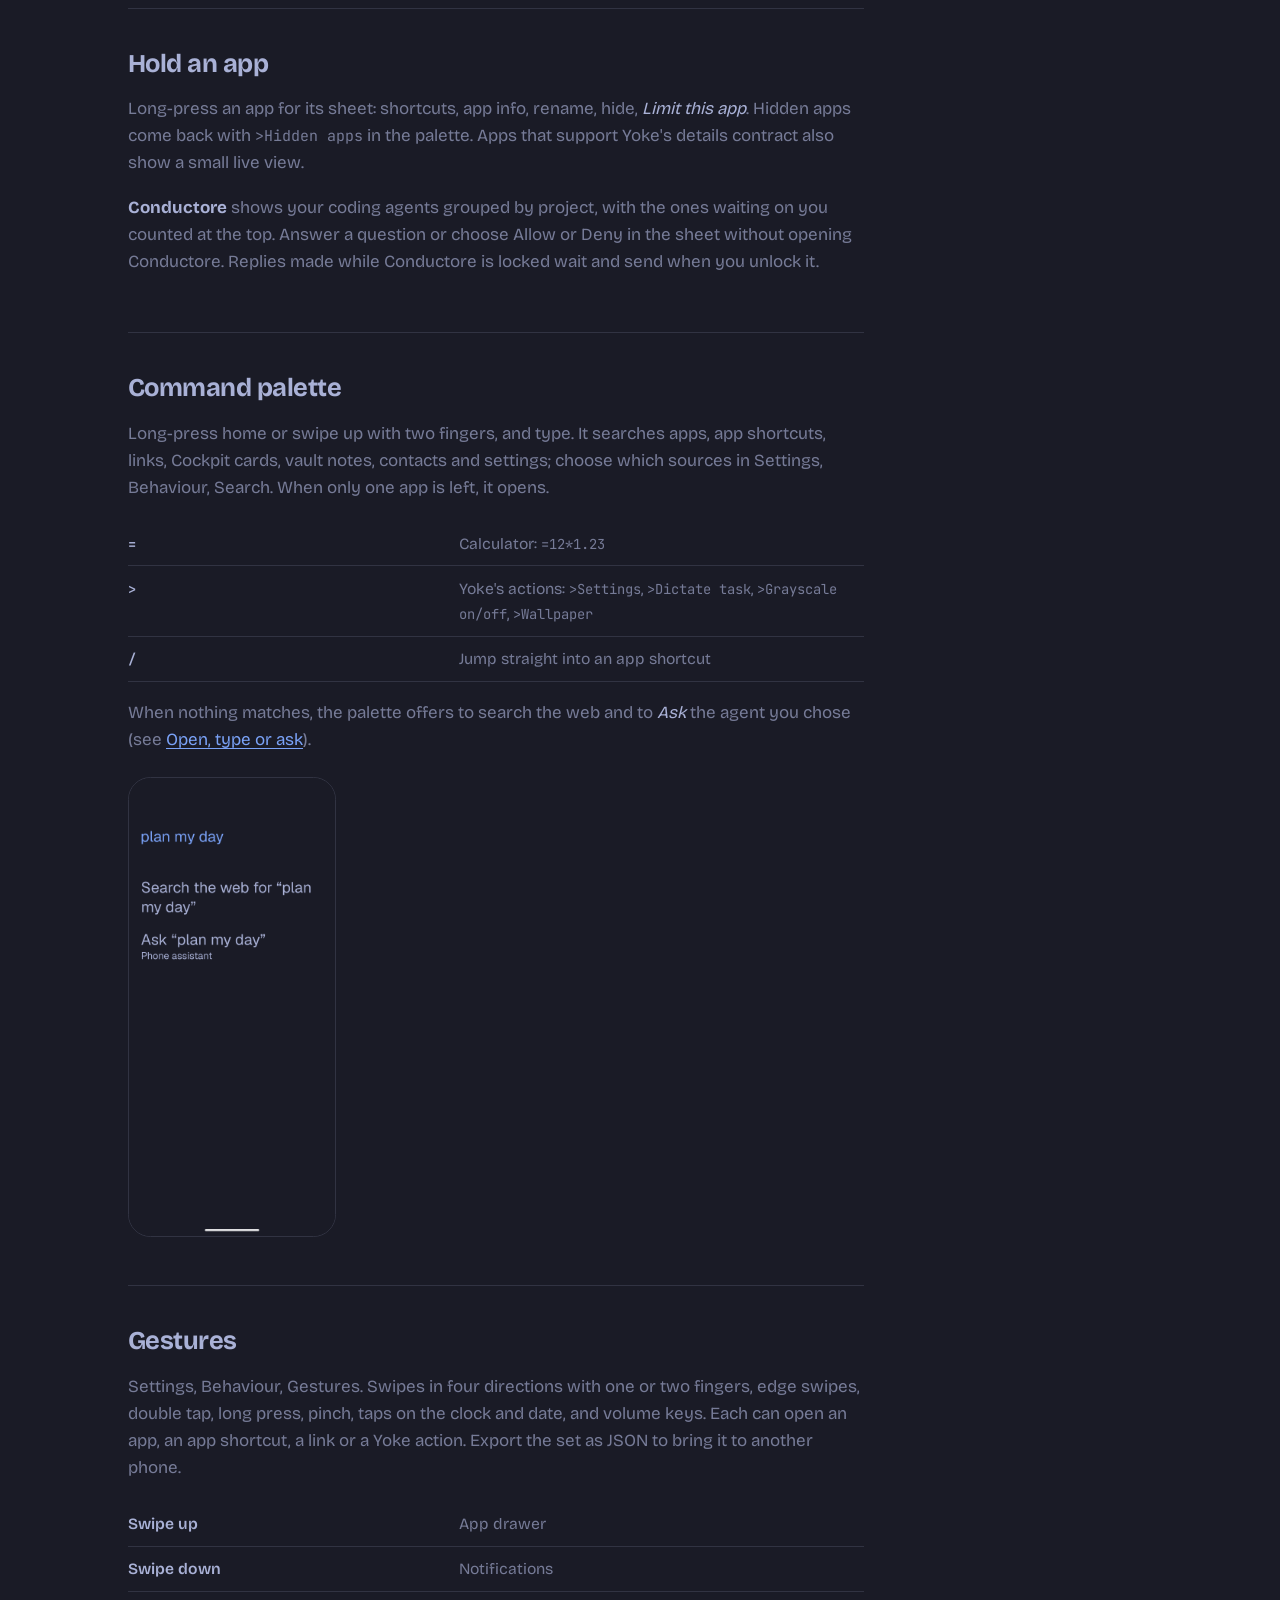
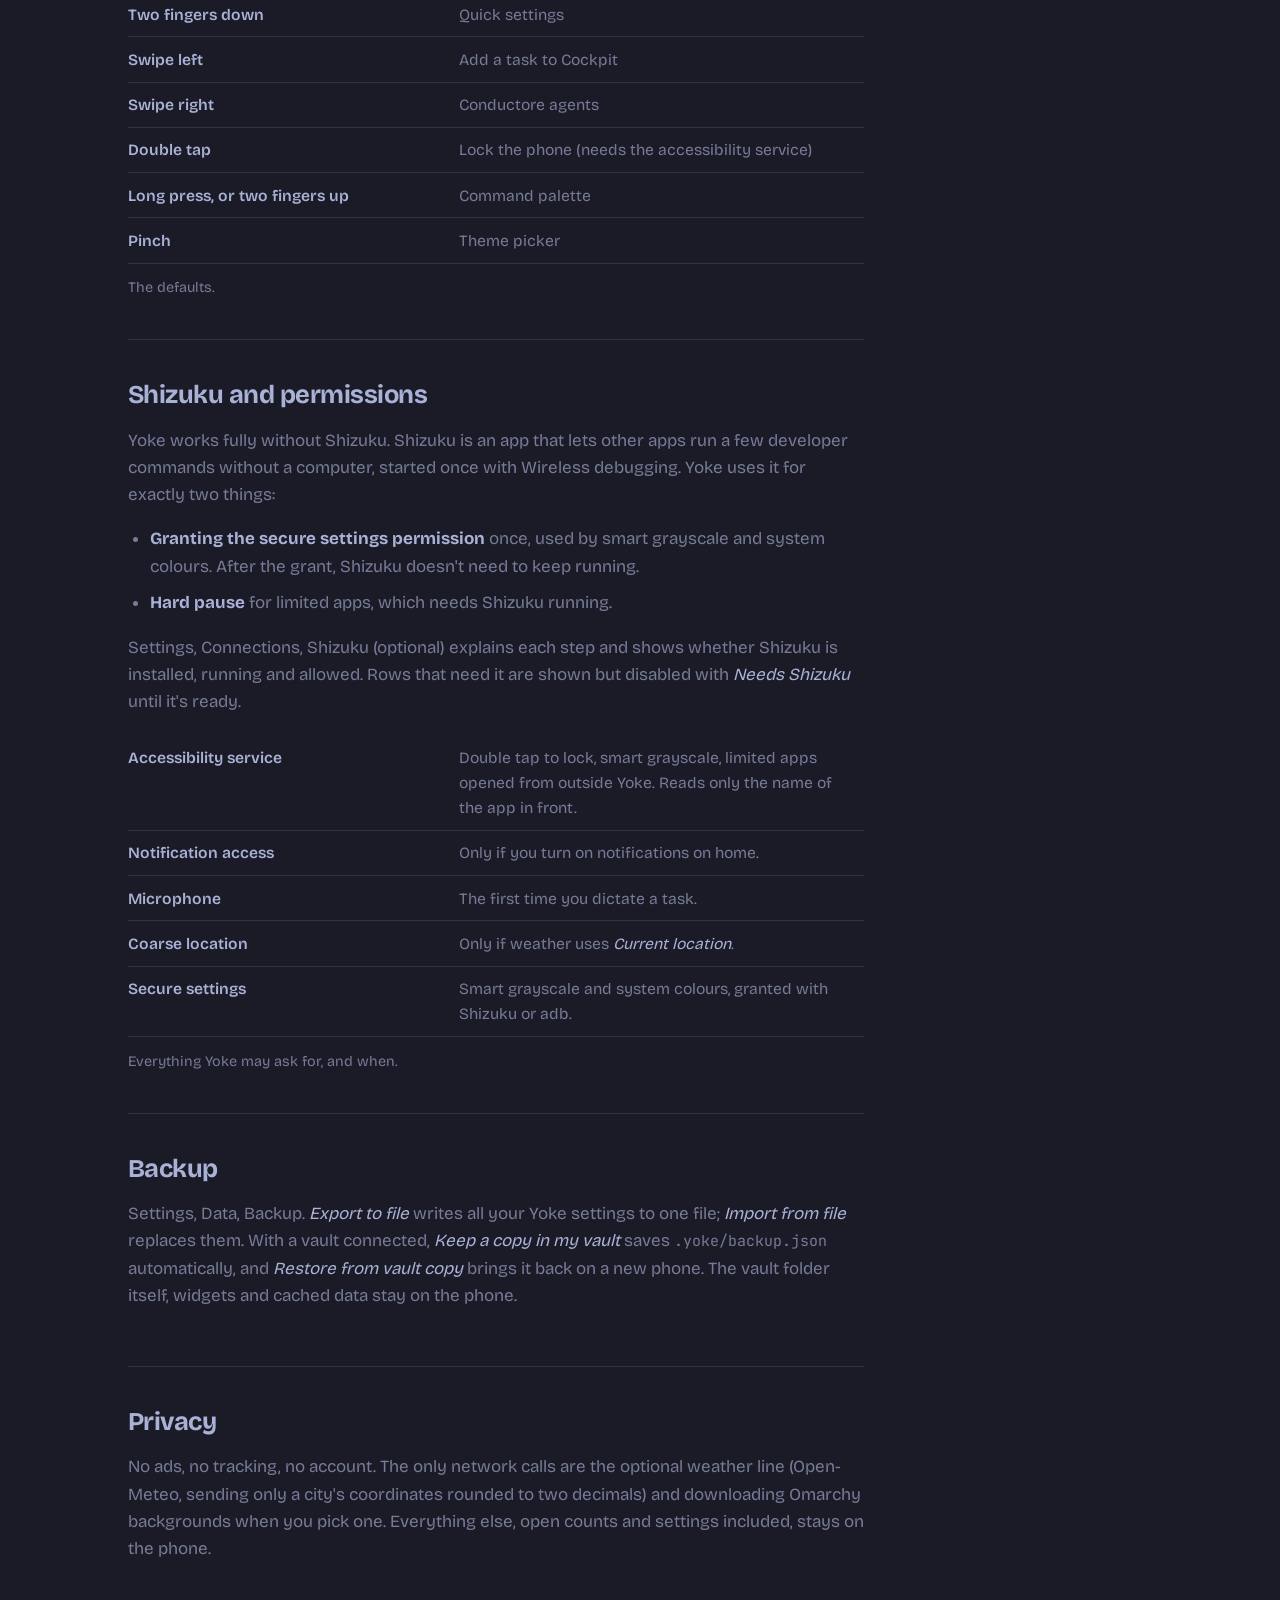
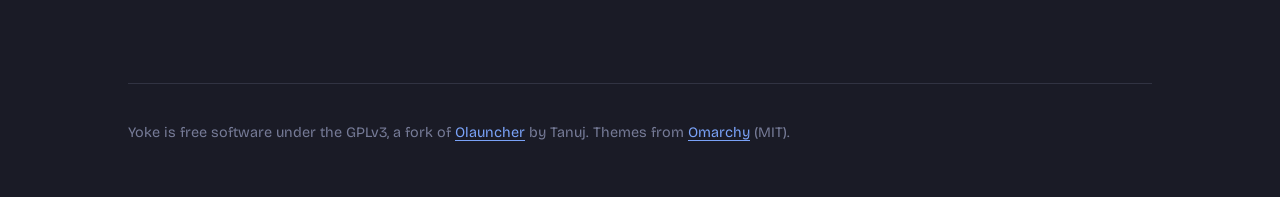
<file: site/guide.html>
<!doctype html>
<html lang="en">
<head>
  <meta charset="utf-8">
  <meta name="viewport" content="width=device-width, initial-scale=1">
  <title>Yoke guide</title>
  <meta name="description" content="How to set up Yoke: home styles, the glance card and Ask bar, the lock screen, Omarchy themes and following your PC, smart grayscale, limited apps, voice quick-add, the long-press power assistant, Shizuku and backups.">
  <link rel="icon" href="icon.svg" type="image/svg+xml">
  <link rel="preconnect" href="https://fonts.googleapis.com">
  <link rel="preconnect" href="https://fonts.gstatic.com" crossorigin>
  <link href="https://fonts.googleapis.com/css2?family=Bricolage+Grotesque:opsz,wdth,wght@12..96,75..100,300..800&family=JetBrains+Mono:wght@300;400;600&display=swap" rel="stylesheet">
  <link rel="stylesheet" href="style.css?v=5">
</head>
<body>
  <div class="wrap">
    <header class="top">
      <a class="brand" href="/">
        <svg viewBox="0 0 32 32" aria-hidden="true"><use href="icon.svg#glyph"/></svg>
        Yoke
      </a>
      <nav>
        <a href="https://github.com/andreconde21/yoke-launcher">Source</a>
        <a href="/guide" aria-current="page">Guide</a>
        <a href="/download">Download</a>
      </nav>
    </header>

    <main class="guide">
      <h1>The Yoke guide</h1>
      <p class="meta">Everything Yoke can do, where to find it, and what it needs. Every feature below is optional: Yoke works as a plain text launcher with all of them off.</p>

      <nav class="toc" aria-label="On this page">
        <a href="#start">Getting started</a>
        <a href="#settings">Where settings live</a>
        <a href="#home">Home screen</a>
        <a href="#themes">Themes and your Omarchy PC</a>
        <a href="#grayscale">Smart grayscale</a>
        <a href="#limits">Limited apps</a>
        <a href="#cockpit">Cockpit tasks and voice</a>
        <a href="#lock">Lock screen</a>
        <a href="#assistant">Long-press power</a>
        <a href="#hold">Hold an app</a>
        <a href="#palette">Command palette</a>
        <a href="#gestures">Gestures</a>
        <a href="#shizuku">Shizuku and permissions</a>
        <a href="#backup">Backup</a>
        <a href="#privacy">Privacy</a>
      </nav>

      <section id="start">
        <h2>Getting started</h2>
        <ol>
          <li><strong>Install the APK</strong> from the <a href="/download">download page</a> and allow your browser to install apps when Android asks.</li>
          <li><strong>Make Yoke your home app:</strong> press home and pick Yoke, or Settings, Apps, Default apps, Home app.</li>
          <li><strong>Pick your home apps:</strong> tap an empty slot on home to choose its app. Settings, Home screen, <em>Apps on home screen</em> sets how many there are.</li>
          <li><strong>Open Settings</strong> any time: swipe up and type "settings", or <code>&gt;Settings</code> in the command palette.</li>
        </ol>
        <p>Android 13 and newer protect sideloaded apps: before you can turn on Yoke's accessibility service (needed for double tap to lock, smart grayscale and limited apps from outside Yoke), open Yoke's <em>App info</em>, tap the three dots and choose <em>Allow restricted settings</em>.</p>
      </section>

      <section id="settings">
        <h2>Where settings live</h2>
        <p>Settings are grouped in six sections, and the search box at the top finds any row by name.</p>
        <dl class="defs">
          <dt>Home screen</dt><dd>Number of home apps, app style, glance card, bottom bar and the agent for Ask, date and time, weather, Cockpit agenda line, dictation language, notifications on home, now playing, screen time, alignment.</dd>
          <dt>Look</dt><dd>Theme, wallpaper, lock screen, system colours follow theme, font, bold font, text size, icon row, Android status bar.</dd>
          <dt>Behaviour</dt><dd>Gestures, double tap to lock, keyboard and auto-launch, search sources, web links, long-press power.</dd>
          <dt>Focus</dt><dd>Smart grayscale, limited apps.</dd>
          <dt>Connections</dt><dd>Obsidian vault, Conductore, secure settings permission, accessibility, Shizuku (optional).</dd>
          <dt>Data</dt><dd>Backup and restore.</dd>
        </dl>
        <figure class="shots">
          <img src="shots/settings.png" alt="Yoke settings with the search box and the Home screen section" width="1080" height="2400" loading="lazy">
          <figcaption>Settings</figcaption>
        </figure>
      </section>

      <section id="home">
        <h2>Home screen</h2>
        <p>Home is a clock, the date and your apps. Everything else below is optional and lives in Settings, Home screen.</p>

        <h3>App style</h3>
        <p><em>App style</em> shows home apps as <em>Text</em> (the default), <em>Icon + text</em> or <em>Icon only</em>. Icons are tinted to the theme, and an app without a monochrome icon gets a letter tile. Tap an empty slot to pick its app.</p>

        <h3>Glance card</h3>
        <p>A small card under the clock with your next event and the weather. <em>Glance events from</em> picks the source: your phone's <em>Calendar</em>, your <em>Cockpit</em> board, or <em>None</em> for weather only. Declined and cancelled events are left out; tap the card to open the event. If you don't use Cockpit, Calendar works on its own, and turning the card off brings back the plain weather line.</p>

        <h3>Open, type or ask</h3>
        <p><em>Bottom bar: open, type or ask</em> adds a search bar at the bottom of home. Type an app's name to open it, anything else to search, or tap the microphone to dictate. When nothing on the phone matches, the palette offers <em>Ask</em>: Yoke hands your words to the agent chosen in <em>Agent for Ask</em>, the phone's assistant (Gemini, for example) or Conductore. Yoke runs no AI of its own; it only passes the text on.</p>
        <figure class="shots">
          <img src="shots/home.png" alt="Yoke home with icons and names, the glance card and the bottom bar" width="1080" height="2400" loading="lazy">
          <img src="shots/home-text.png" alt="Yoke home in the plain text style" width="1080" height="2400" loading="lazy">
          <figcaption>Icon + text with the glance card and bottom bar, and the plain text style</figcaption>
        </figure>
      </section>

      <section id="themes">
        <h2>Themes and your Omarchy PC</h2>
        <p>Yoke ships every <a href="https://omarchy.org">Omarchy</a> theme, from Tokyo Night and Catppuccin to Rosé Pine and the light ones. A theme colours home, the drawer, the palette and every sheet. Pinch on home (or Settings, Look, Theme) opens the picker with a live preview. Changing theme fades from the old colours to the new ones instead of flashing.</p>
        <figure class="shots">
          <img src="shots/themes.png" alt="The theme picker listing Omarchy themes" width="1080" height="2400" loading="lazy">
          <figcaption>The theme picker</figcaption>
        </figure>

        <h3>Follow my Omarchy PC</h3>
        <p>If you use <strong>Conductore</strong> with an Omarchy PC, the phone can wear the same theme as your desktop and change when it changes.</p>
        <ol>
          <li><strong>In Conductore:</strong> open Appearance and pick your PC under <em>Follow Omarchy theme from machine</em>. Conductore reads the PC's current Omarchy theme over SSH whenever it starts or comes back, your own custom themes included.</li>
          <li><strong>In Yoke:</strong> Settings, Look, Theme, and choose <em>Follow my Omarchy PC</em>. Yoke reads the theme Conductore last synced and follows it live.</li>
        </ol>
        <p>If the row says <em>(not available)</em>, Conductore is missing, too old, or not following a machine yet. Only apps signed with the same key can read what Conductore shares, through the permission <code>com.outsmartis.permission.READ_LAUNCHER_DETAILS</code>.</p>

        <h3>Wallpaper</h3>
        <p>Settings, Look, Wallpaper. The source can be the theme colour, one of the theme's Omarchy backgrounds (downloaded once), or your own photo. <em>Apply to</em> sets home, the lock screen or both, and <em>Dim wallpaper</em> keeps text readable over a busy picture. Samsung phones may ignore a lock-screen wallpaper set by a launcher; use Settings, Wallpaper and style there.</p>

        <h3>System colours follow theme</h3>
        <p>Android's own colours (Quick Settings, the Settings app, Material You apps, the keyboard) can take the Yoke theme's accent. Turn it on in Settings, Look. It needs the secure settings permission described under <a href="#shizuku">Shizuku</a>. Turning it off, or picking System default, gives your previous colours back. Some phones, Samsung's One UI among them, may ignore it.</p>

        <h3>Font</h3>
        <p>Settings, Look, Font: the system font, JetBrains Mono (Omarchy's font), Inter, IBM Plex Sans, IBM Plex Mono, Space Grotesk, Geist or Geist Mono. All are bundled under the SIL Open Font License, so nothing is downloaded.</p>
        <figure class="shots">
          <img src="shots/fonts.png" alt="The font picker" width="1080" height="2400" loading="lazy">
          <figcaption>Fonts</figcaption>
        </figure>
      </section>

      <section id="grayscale">
        <h2>Smart grayscale</h2>
        <p>The whole phone turns grayscale, except while an app you chose is in front. Colourful feeds stop pulling at you, while maps, photos and the camera stay in colour.</p>

        <h3>One-time setup</h3>
        <p>Yoke switches Android's own colour correction on and off. That needs a permission (<code>WRITE_SECURE_SETTINGS</code>) that Android only lets developer tools grant. You grant it once, it survives Yoke updates, and Yoke uses it only for this and for system colours. Pick one way:</p>
        <ol>
          <li><strong>On the phone, with Shizuku</strong> (no computer): install Shizuku from Google Play or GitHub, start it with Wireless debugging, then open Yoke, Settings, Focus, Smart grayscale and tap <em>Grant with Shizuku</em>. Allow Shizuku's prompt. Yoke runs only <code>pm grant</code> for itself.</li>
          <li><strong>From a computer, with adb:</strong>
            <div class="card-sample">adb shell pm grant com.outsmartis.yoke android.permission.WRITE_SECURE_SETTINGS</div>
            The Smart grayscale screen has this command ready to copy.</li>
        </ol>
        <p>Then turn on Yoke's accessibility service (Smart grayscale has a button for it). It only reads the name of the app in front, never what's on screen. The status lines at the top of Smart grayscale show <em>Permission: granted</em> and <em>Accessibility service: on</em> when both are done.</p>

        <h3>Choosing exceptions</h3>
        <p><em>Exceptions</em> lists your apps with a search box; ticked apps stay in colour. Under it, <em>Recently in front</em> shows the apps you just used, including helper apps such as a gallery opened from the camera, so you can keep one in colour with a tap.</p>

        <h3>Day to day</h3>
        <ul>
          <li><strong>Pause for 15 min</strong> gives colour back for a while; tap the note on home to resume early. In the palette: <code>&gt;Pause grayscale 15 min</code> and <code>&gt;Grayscale on/off</code>.</li>
          <li><strong>Quick Settings tile:</strong> add <em>Grayscale</em> to Quick Settings to switch it from anywhere.</li>
          <li><strong>In the car:</strong> <em>Colour while CarMirror is on the car screen</em> keeps the phone in colour while CarMirror mirrors it to the car.</li>
        </ul>
        <figure class="shots">
          <img src="shots/grayscale.png" alt="The smart grayscale screen" width="1080" height="2400" loading="lazy">
          <figcaption>Smart grayscale</figcaption>
        </figure>
      </section>

      <section id="limits">
        <h2>Limited apps</h2>
        <p>Friction instead of timers. A limited app opens only after a short, calm pause, and the pause grows each time you open it that day.</p>
        <ul>
          <li><strong>Limit an app:</strong> long-press it and choose <em>Limit this app</em>, or tick it in Settings, Focus, Limited apps.</li>
          <li><strong>The pause screen</strong> shows the app, how many times you've opened it today and a countdown. <em>Not now</em> takes you home; <em>Open</em> appears when the countdown ends.</li>
          <li><strong>The curve:</strong> 3, 5, 8, 13, 21, 34 seconds, then 60 seconds for every further open. It resets every day at 04:00. Open counts never leave the phone.</li>
        </ul>

        <figure class="shots">
          <img src="shots/pause.png" alt="The pause screen before a limited app opens" width="1080" height="2400" loading="lazy">
          <figcaption>The pause screen</figcaption>
        </figure>

        <h3>How strict it is</h3>
        <p>Yoke uses the strongest level your phone allows. The levels add up, and nothing needs Shizuku unless you want the last one.</p>
        <table class="gestures">
          <tbody>
            <tr><th>Yoke only</th><td>Always on. Every way of opening the app from Yoke (home, drawer, search, gestures, icon row, notifications on home) goes through the pause.</td></tr>
            <tr><th>Accessibility</th><td>With Yoke's accessibility service on, opening the app from a notification, recents, a link or another app also brings up the pause. After the countdown the app is yours until you leave it.</td></tr>
            <tr><th>Hard pause</th><td>Per app, off by default, needs <a href="#shizuku">Shizuku</a>. Android itself pauses the app: its icon is greyed out everywhere and it can't be opened until Yoke's countdown ends. Its notifications are hidden while paused, so don't use it for messengers. Turn hard pause off before uninstalling Yoke.</td></tr>
          </tbody>
        </table>
      </section>

      <section id="cockpit">
        <h2>Cockpit tasks and voice</h2>
        <p>Yoke writes cards straight into your Obsidian vault in the format of the <strong>Cockpit Board</strong> plugin, so Syncthing (or any sync) carries them to your desk. You don't need Cockpit to use Yoke; these rows simply stay off.</p>
        <ol>
          <li><strong>Connect the vault:</strong> swipe left on home, tap <em>Pick vault folder</em> and choose your synced vault. Yoke reads the board's folder and columns from the plugin's own settings.</li>
          <li><strong>Add a task:</strong> swipe left, type, pick a column and press Enter. Sharing text from any app to Yoke works too.</li>
          <li><strong>Today:</strong> a line under the clock shows what's due. Tap it to finish, reschedule or open a card; long-press it to open the board.</li>
        </ol>

        <h3>Say it instead</h3>
        <p>Tap the microphone in the quick-add sheet, or bind <em>Add to Cockpit (voice)</em> to a gesture, or type <code>&gt;Dictate task</code>. Yoke uses the phone's on-device recognizer when it has one, and understands dates and times in Portuguese and English:</p>
        <div class="card-sample">"Ligar ao contabilista amanhã às 10"
→ title "Ligar ao contabilista", due tomorrow, 10:00

"Call the accountant on Friday at 3pm"
→ title "Call the accountant", due Friday, 15:00</div>
        <p>The detected date shows on its chip before you save, and <em>No date</em> clears it. A bare number is never read as a date, so "the 1st draft" stays a title. The recognition language follows the phone, or pick Português or English in Settings, Home screen, dictation language.</p>
      </section>

      <section id="lock">
        <h2>Lock screen</h2>
        <p>Settings, Look, <em>Lock screen</em> sets how far Yoke goes. Each level includes the one before it.</p>
        <dl class="defs">
          <dt>Off</dt><dd>Yoke leaves the lock screen alone.</dd>
          <dt>Wallpaper</dt><dd>The lock screen gets the same wallpaper as home and follows every theme change. It only starts once you have applied a Yoke wallpaper: Yoke never replaces your own wallpaper by itself.</dd>
          <dt>Wallpaper + system</dt><dd>Also gives the system lock screen the theme's colours (Android 12 and newer, needs the secure settings permission from <a href="#shizuku">Shizuku</a>).</dd>
          <dt>Yoke lock screen</dt><dd>When the screen wakes you see Yoke's own screen: clock, date, weather and music controls in your theme. Swipe up to unlock. The normal lock screen still asks for your PIN or fingerprint, and still shows after a restart and on the always-on display.</dd>
        </dl>
        <p>The Yoke lock screen needs Yoke's accessibility service to open over the system one; Yoke explains this before sending you to the setting. Incoming calls always come to the front and can be answered without unlocking, as usual.</p>
        <figure class="shots">
          <img src="shots/lock.png" alt="The Yoke lock screen with clock, date and weather" width="1080" height="2400" loading="lazy">
          <figcaption>The Yoke lock screen</figcaption>
        </figure>
      </section>

      <section id="assistant">
        <h2>Long-press power</h2>
        <p>Yoke can be Android's digital assistant, so long-pressing power opens a Yoke action over whatever app you're in. It's off by default and Yoke doesn't appear as an assistant until you turn it on.</p>
        <ol>
          <li>Settings, Behaviour, <em>Long-press power</em>: choose what it opens. Voice quick-add (default), quick-add, command palette, Today sheet or the Conductore sheet.</li>
          <li>Tap <em>Open assistant settings</em> and pick Yoke as the digital assistant.</li>
          <li><strong>Samsung:</strong> the side key opens Bixby by default. In Settings, Advanced features, Side button, choose <em>Digital assistant</em> for press and hold.</li>
        </ol>
        <p>To go back, pick Google or Bixby again in the same system screen, or turn the setting off in Yoke.</p>
        <figure class="shots">
          <img src="shots/assistant-quickadd.png" alt="The Cockpit quick-add sheet opened over home" width="1080" height="2400" loading="lazy">
          <figcaption>Quick-add</figcaption>
        </figure>
      </section>

      <section id="hold">
        <h2>Hold an app</h2>
        <p>Long-press an app for its sheet: shortcuts, app info, rename, hide, <em>Limit this app</em>. Hidden apps come back with <code>&gt;Hidden apps</code> in the palette. Apps that support Yoke's details contract also show a small live view.</p>
        <p><strong>Conductore</strong> shows your coding agents grouped by project, with the ones waiting on you counted at the top. Answer a question or choose Allow or Deny in the sheet without opening Conductore. Replies made while Conductore is locked wait and send when you unlock it.</p>
      </section>

      <section id="palette">
        <h2>Command palette</h2>
        <p>Long-press home or swipe up with two fingers, and type. It searches apps, app shortcuts, links, Cockpit cards, vault notes, contacts and settings; choose which sources in Settings, Behaviour, Search. When only one app is left, it opens.</p>
        <table class="gestures">
          <tbody>
            <tr><th><code>=</code></th><td>Calculator: <code>=12*1.23</code></td></tr>
            <tr><th><code>&gt;</code></th><td>Yoke's actions: <code>&gt;Settings</code>, <code>&gt;Dictate task</code>, <code>&gt;Grayscale on/off</code>, <code>&gt;Wallpaper</code></td></tr>
            <tr><th><code>/</code></th><td>Jump straight into an app shortcut</td></tr>
          </tbody>
        </table>
        <p>When nothing matches, the palette offers to search the web and to <em>Ask</em> the agent you chose (see <a href="#home">Open, type or ask</a>).</p>
        <figure class="shots">
          <img src="shots/palette.png" alt="The palette offering a web search and Ask for &quot;plan my day&quot;" width="1080" height="2400" loading="lazy">
          <figcaption>The palette</figcaption>
        </figure>
      </section>

      <section id="gestures">
        <h2>Gestures</h2>
        <p>Settings, Behaviour, Gestures. Swipes in four directions with one or two fingers, edge swipes, double tap, long press, pinch, taps on the clock and date, and volume keys. Each can open an app, an app shortcut, a link or a Yoke action. Export the set as JSON to bring it to another phone.</p>
        <table class="gestures">
          <caption>The defaults.</caption>
          <tbody>
            <tr><th>Swipe up</th><td>App drawer</td></tr>
            <tr><th>Swipe down</th><td>Notifications</td></tr>
            <tr><th>Two fingers down</th><td>Quick settings</td></tr>
            <tr><th>Swipe left</th><td>Add a task to Cockpit</td></tr>
            <tr><th>Swipe right</th><td>Conductore agents</td></tr>
            <tr><th>Double tap</th><td>Lock the phone (needs the accessibility service)</td></tr>
            <tr><th>Long press, or two fingers up</th><td>Command palette</td></tr>
            <tr><th>Pinch</th><td>Theme picker</td></tr>
          </tbody>
        </table>
      </section>

      <section id="shizuku">
        <h2>Shizuku and permissions</h2>
        <p>Yoke works fully without Shizuku. Shizuku is an app that lets other apps run a few developer commands without a computer, started once with Wireless debugging. Yoke uses it for exactly two things:</p>
        <ul>
          <li><strong>Granting the secure settings permission</strong> once, used by smart grayscale and system colours. After the grant, Shizuku doesn't need to keep running.</li>
          <li><strong>Hard pause</strong> for limited apps, which needs Shizuku running.</li>
        </ul>
        <p>Settings, Connections, Shizuku (optional) explains each step and shows whether Shizuku is installed, running and allowed. Rows that need it are shown but disabled with <em>Needs Shizuku</em> until it's ready.</p>
        <table class="gestures">
          <caption>Everything Yoke may ask for, and when.</caption>
          <tbody>
            <tr><th>Accessibility service</th><td>Double tap to lock, smart grayscale, limited apps opened from outside Yoke. Reads only the name of the app in front.</td></tr>
            <tr><th>Notification access</th><td>Only if you turn on notifications on home.</td></tr>
            <tr><th>Microphone</th><td>The first time you dictate a task.</td></tr>
            <tr><th>Coarse location</th><td>Only if weather uses <em>Current location</em>.</td></tr>
            <tr><th>Secure settings</th><td>Smart grayscale and system colours, granted with Shizuku or adb.</td></tr>
          </tbody>
        </table>
      </section>

      <section id="backup">
        <h2>Backup</h2>
        <p>Settings, Data, Backup. <em>Export to file</em> writes all your Yoke settings to one file; <em>Import from file</em> replaces them. With a vault connected, <em>Keep a copy in my vault</em> saves <code>.yoke/backup.json</code> automatically, and <em>Restore from vault copy</em> brings it back on a new phone. The vault folder itself, widgets and cached data stay on the phone.</p>
      </section>

      <section id="privacy">
        <h2>Privacy</h2>
        <p>No ads, no tracking, no account. The only network calls are the optional weather line (Open-Meteo, sending only a city's coordinates rounded to two decimals) and downloading Omarchy backgrounds when you pick one. Everything else, open counts and settings included, stays on the phone.</p>
      </section>
    </main>

    <footer>
      <p>Yoke is free software under the GPLv3, a fork of <a href="https://github.com/tanujnotes/Olauncher">Olauncher</a> by Tanuj. Themes from <a href="https://github.com/basecamp/omarchy">Omarchy</a> (MIT).</p>
    </footer>
  </div>
  <script src="themes.js"></script>
</body>
</html>
</file>
<file: site/style.css>
/* Yoke site. Colours come from the active Omarchy theme (themes.js sets
   --bg/--fg/--accent/--raised); everything else derives from those four. */
:root {
  --bg: #1A1B26;
  --fg: #A9B1D6;
  --accent: #7AA2F7;
  --raised: #24283B;
  --dim: color-mix(in srgb, var(--fg) 64%, var(--bg));
  --line: color-mix(in srgb, var(--fg) 16%, var(--bg));
  --sans: "Bricolage Grotesque", system-ui, sans-serif;
  --mono: "JetBrains Mono", ui-monospace, monospace;
  color-scheme: dark light;
}

* { box-sizing: border-box; }

html { -webkit-text-size-adjust: 100%; }

body {
  margin: 0;
  background: var(--bg);
  color: var(--fg);
  font: 400 1.0625rem/1.6 var(--sans);
  transition: background-color .35s ease, color .35s ease;
}

a { color: var(--accent); text-underline-offset: .2em; }
a:focus-visible, button:focus-visible { outline: 2px solid var(--accent); outline-offset: 3px; border-radius: 4px; }

.wrap { max-width: 68rem; margin: 0 auto; padding: 0 1rem; }
@media (min-width: 48rem) { .wrap { padding: 0 2rem; } }

/* Top bar */
.top { display: flex; align-items: center; justify-content: space-between; padding: 1.25rem 0; }
.brand { display: flex; align-items: center; gap: .6rem; color: var(--fg); text-decoration: none; font-weight: 700; font-size: 1.15rem; letter-spacing: -.01em; }
.brand svg { width: 1.6rem; height: 1.6rem; }
.top nav { display: flex; gap: 1.25rem; font-size: .95rem; }
.top nav a { color: var(--dim); text-decoration: none; }
.top nav a:hover { color: var(--fg); }

/* Hero */
.hero { display: grid; gap: 3rem; padding: 2.5rem 0 4rem; align-items: center; }
@media (min-width: 56rem) { .hero { grid-template-columns: 1.15fr .85fr; padding: 4rem 0 6rem; } }

.hero h1 {
  margin: 0;
  font-weight: 800;
  font-size: clamp(2.6rem, 7vw, 4.75rem);
  line-height: .98;
  letter-spacing: -.028em;
  word-spacing: .06em;
  font-variation-settings: "wdth" 85;
  max-width: 12ch;
}
.hero p.lede { margin: 1.5rem 0 2rem; font-size: 1.2rem; color: var(--dim); max-width: 34rem; }

.actions { display: flex; flex-wrap: wrap; gap: .75rem 1.25rem; align-items: center; }
.button {
  display: inline-flex; align-items: center; gap: .55rem;
  padding: .85rem 1.35rem;
  border-radius: 999px;
  background: var(--accent); color: var(--bg);
  font-weight: 700; text-decoration: none;
  transition: transform .15s ease;
}
.button:hover { transform: translateY(-1px); }
.button svg { width: 1.1rem; height: 1.1rem; }
.quiet { color: var(--dim); }

/* Phone: Yoke's real home screen, in its real font. */
.stage { display: flex; flex-direction: column; align-items: center; gap: 1.25rem; }
.phone {
  position: relative;
  width: min(19rem, 100%);
  aspect-ratio: 9 / 18.5;
  border-radius: 2.4rem;
  padding: 2.6rem 1.8rem;
  background: var(--bg);
  border: 1px solid var(--line);
  box-shadow: 0 0 0 .5rem var(--raised), 0 2rem 4rem -1.5rem color-mix(in srgb, #000 60%, transparent);
  font-family: var(--mono);
  overflow: hidden;
  transition: background-color .35s ease, box-shadow .35s ease;
}
.phone .clock { font-size: 2.6rem; font-weight: 300; line-height: 1; letter-spacing: -.02em; }
.phone .date { margin-top: .4rem; font-size: .85rem; color: var(--dim); }
.phone ul { list-style: none; margin: 3rem 0 0; padding: 0; display: grid; gap: 1.05rem; font-size: 1.15rem; }
.phone li { cursor: default; transition: color .2s ease; }
.phone li.held { color: var(--accent); }

.sheet {
  position: absolute; left: .6rem; right: .6rem; bottom: .6rem;
  padding: 1rem 1.1rem 1.15rem;
  border-radius: 1.4rem;
  background: var(--raised);
  font-size: .8rem;
  transform: translateY(110%);
  transition: transform .45s cubic-bezier(.2, .8, .2, 1);
}
.sheet.open { transform: none; }
.sheet h3 { margin: 0 0 .7rem; font-size: .85rem; font-weight: 700; }
.sheet .agent { display: grid; grid-template-columns: 1fr auto; gap: .1rem .5rem; padding: .45rem 0; border-top: 1px solid var(--line); }
.sheet .agent span:last-child { color: var(--dim); }
.sheet .agent.urgent span:last-child { color: var(--accent); }
.sheet .bar { grid-column: 1 / -1; height: 3px; border-radius: 3px; background: var(--line); overflow: hidden; }
.sheet .bar i { display: block; height: 100%; background: var(--accent); }

.picker { display: flex; flex-direction: column; align-items: center; gap: .6rem; }
.picker p { margin: 0; font-size: .85rem; color: var(--dim); }
#themes { display: flex; flex-wrap: wrap; justify-content: center; gap: .45rem; }
#themes button {
  width: 2.4rem; height: 2.4rem; border-radius: .7rem;
  border: 2px solid transparent;
  background: var(--sw-bg); color: var(--sw-fg);
  box-shadow: inset 0 -5px 0 var(--sw-accent), 0 0 0 1px var(--line);
  font: 600 .8rem var(--mono); cursor: pointer;
}
#themes button[aria-pressed="true"] { border-color: var(--accent); }

/* Sections */
section.feature { display: grid; gap: 1rem 3rem; padding: 3.5rem 0; border-top: 1px solid var(--line); }
@media (min-width: 56rem) { section.feature { grid-template-columns: 16rem 1fr; } }
section.feature h2 { margin: 0; font-size: 1.6rem; line-height: 1.15; letter-spacing: -.02em; font-weight: 700; }
section.feature .body { max-width: 40rem; }
section.feature .body > p:first-child { margin-top: 0; }
section.feature p { color: var(--dim); }
section.feature strong { color: var(--fg); font-weight: 600; }

table.gestures { width: 100%; border-collapse: collapse; font-size: .98rem; margin-top: 1.25rem; }
table.gestures th, table.gestures td { text-align: left; padding: .6rem .5rem .6rem 0; border-bottom: 1px solid var(--line); vertical-align: top; }
table.gestures th { font-weight: 600; color: var(--fg); width: 45%; }
table.gestures td { color: var(--dim); }
table.gestures caption { caption-side: bottom; text-align: left; padding-top: .8rem; font-size: .9rem; color: var(--dim); }

.card-sample {
  margin: 1.25rem 0 0; padding: 1rem 1.2rem;
  border-left: 3px solid var(--accent);
  background: var(--raised);
  border-radius: 0 .8rem .8rem 0;
  font: .85rem/1.6 var(--mono);
  white-space: pre; overflow-x: auto;
}

/* Closing call to action */
.closing { padding: 4.5rem 0; border-top: 1px solid var(--line); }
.closing h2 { margin: 0 0 1.5rem; font-size: clamp(2rem, 5vw, 3rem); letter-spacing: -.03em; line-height: 1.05; max-width: 16ch; }

footer { padding: 2rem 0 3rem; border-top: 1px solid var(--line); font-size: .9rem; color: var(--dim); }
footer p { margin: .3rem 0; max-width: 46rem; }

/* Download page */
.download { padding: 2.5rem 0 4rem; max-width: 44rem; }
.download h1 { margin: 0 0 .75rem; font-size: clamp(2.2rem, 6vw, 3.4rem); letter-spacing: -.03em; line-height: 1.02; }
.download .meta { margin: 0 0 2rem; color: var(--dim); }
.download ol { padding-left: 1.4rem; margin: 2.5rem 0; display: grid; gap: 1.1rem; }
.download ol li::marker { color: var(--accent); font-weight: 700; }
.download li strong { color: var(--fg); }
.download li p { margin: .25rem 0 0; color: var(--dim); }
.note { padding: 1rem 1.2rem; border-radius: .8rem; background: var(--raised); color: var(--dim); font-size: .95rem; }
code { font-family: var(--mono); font-size: .88em; }

@media (prefers-reduced-motion: reduce) {
  *, *::before, *::after { transition: none !important; }
}

@media (max-width: 26rem) {
  #themes { gap: .35rem; }
  #themes button { width: 2.05rem; height: 2.05rem; font-size: .7rem; }
}

.download h2 { margin: 3rem 0 .5rem; font-size: 1.4rem; letter-spacing: -.02em; line-height: 1.2; }
.download h2 + p { color: var(--dim); margin-top: 0; }

/* Guide page */
.guide { padding: 2.5rem 0 4rem; max-width: 46rem; }
.guide h1 { margin: 0 0 .75rem; font-size: clamp(2.2rem, 6vw, 3.4rem); letter-spacing: -.03em; line-height: 1.02; }
.guide .meta { margin: 0 0 2rem; color: var(--dim); }
.guide section { padding: 2.5rem 0; border-top: 1px solid var(--line); }
.guide h2 { margin: 0 0 1rem; font-size: 1.6rem; letter-spacing: -.02em; line-height: 1.15; }
.guide h3 { margin: 1.75rem 0 .4rem; font-size: 1.1rem; }
.guide p, .guide li, .guide dd { color: var(--dim); }
.guide strong, .guide dt, .guide em { color: var(--fg); }
.guide ol, .guide ul { padding-left: 1.4rem; display: grid; gap: .6rem; }
.guide ol li::marker { color: var(--accent); font-weight: 700; }
.guide .card-sample { white-space: pre-wrap; margin: .6rem 0; overflow-x: visible; }
.toc { display: flex; flex-wrap: wrap; gap: .4rem; margin-bottom: 1rem; }
.toc a { padding: .35rem .75rem; border-radius: 999px; background: var(--raised); color: var(--fg); text-decoration: none; font-size: .9rem; }
.toc a:hover { color: var(--accent); }
dl.defs { display: grid; grid-template-columns: max-content 1fr; gap: .5rem 1.25rem; margin: 1rem 0 0; }
dl.defs dt { font-weight: 600; }
dl.defs dd { margin: 0; }
@media (max-width: 30rem) { dl.defs { grid-template-columns: 1fr; } dl.defs dd { margin-bottom: .5rem; } }
figure.shots { display: flex; gap: 1rem; overflow-x: auto; margin: 1.5rem 0 0; padding-bottom: .5rem; }
figure.shots img { width: 13rem; height: auto; flex: none; border-radius: 1.4rem; border: 1px solid var(--line); background: var(--raised); }
figure.shots figcaption { display: none; }
.gallery { display: grid; grid-template-columns: repeat(auto-fill, minmax(9rem, 1fr)); gap: 1rem; padding: 3rem 0; border-top: 1px solid var(--line); }
.gallery figure { margin: 0; }
.gallery img { width: 100%; height: auto; border-radius: 1.2rem; border: 1px solid var(--line); background: var(--raised); }
.gallery figcaption { margin-top: .5rem; font-size: .85rem; color: var(--dim); }
.guide code, .guide .card-sample { overflow-wrap: anywhere; }
</file>
